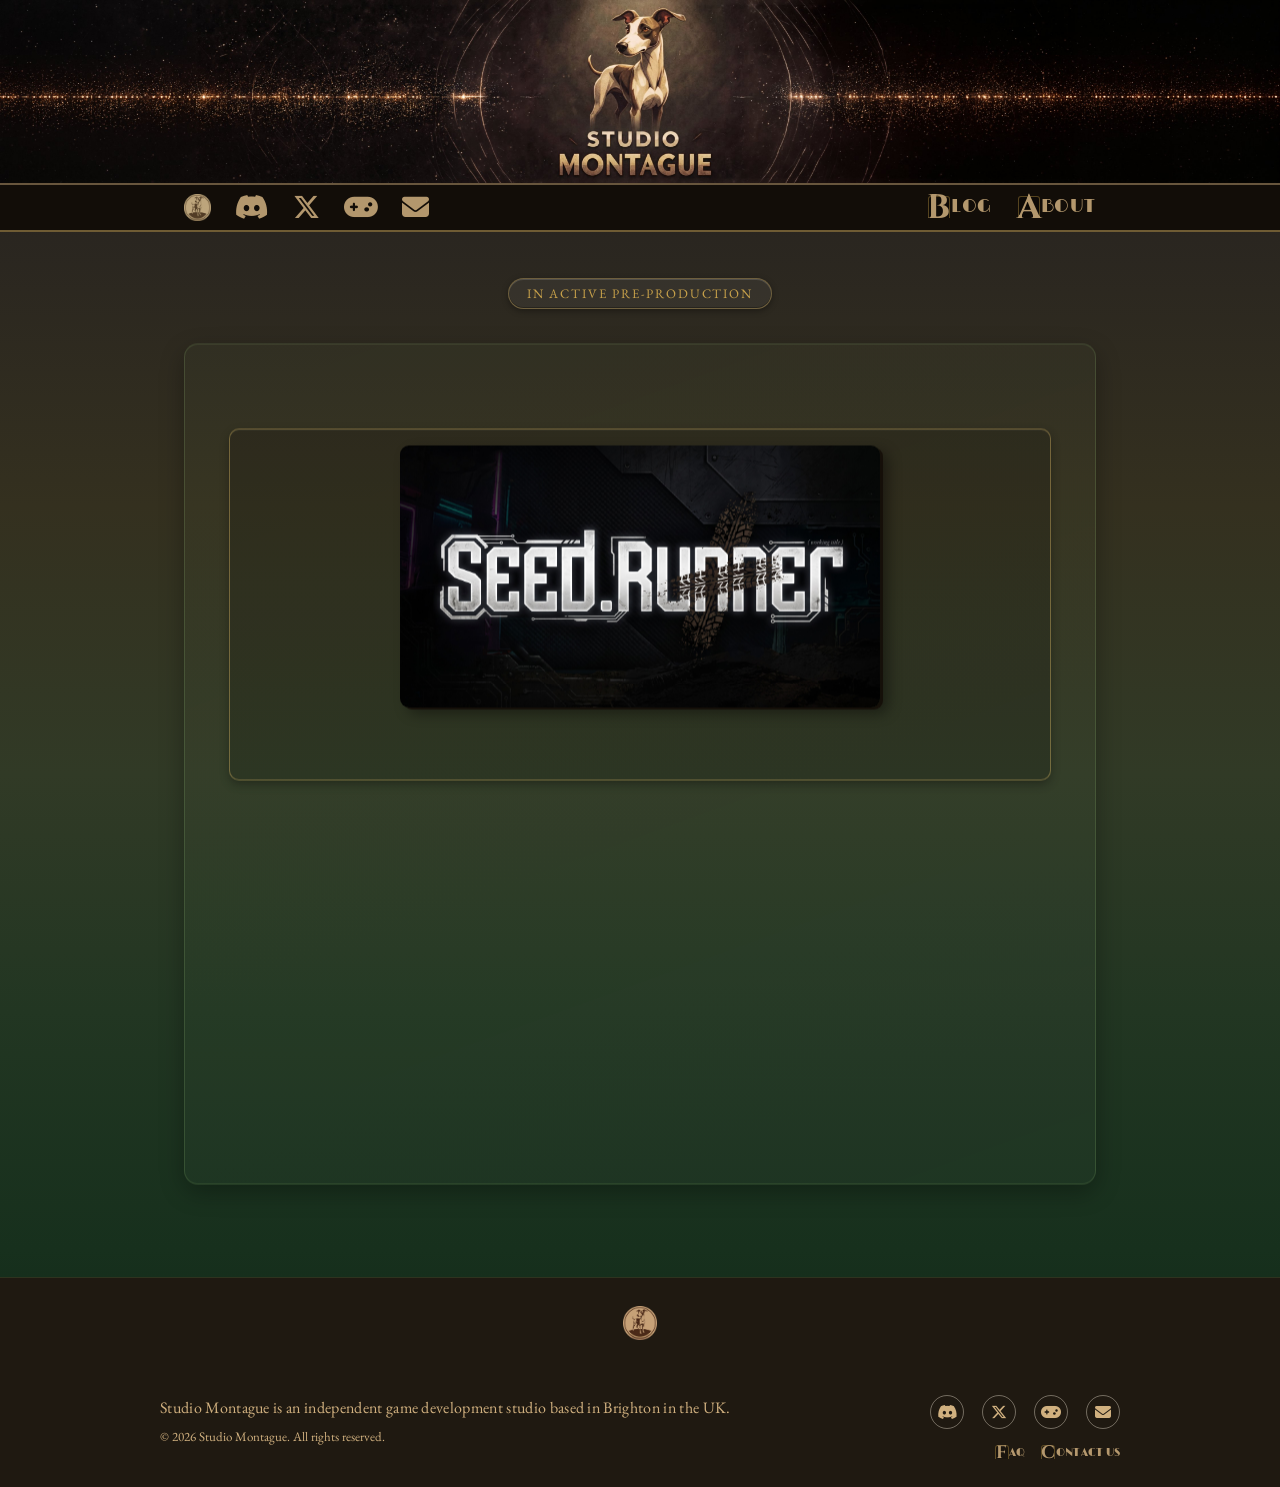
<file: index.html>
<!DOCTYPE html>
<html lang="en">
<head>
<meta charset="UTF-8">
<meta name="viewport" content="width=device-width, initial-scale=1.0">
<title>Studio Montague — Independent Game Development Studio</title>
<meta name="description" content="Studio Montague is an independent UK game development studio, currently in production on Seed.Runner — a 3D physics-based survival-adventure.">
<link rel="icon" href="assets/sm-logo.jpg">
<link rel="preconnect" href="https://fonts.googleapis.com">
<link rel="preconnect" href="https://fonts.gstatic.com" crossorigin>
<link href="https://fonts.googleapis.com/css2?family=Cinzel:wght@500;700&family=Limelight&family=EB+Garamond:ital,wght@0,400;0,500;1,400;1,500;1,600&family=Orbitron:wght@600;700;800&display=swap" rel="stylesheet">
<link rel="stylesheet" href="https://cdnjs.cloudflare.com/ajax/libs/font-awesome/6.5.1/css/all.min.css">
<link rel="stylesheet" href="assets/site.css">
<script data-goatcounter="https://studiomontague.goatcounter.com/count" async src="//gc.zgo.at/count.js"></script>
<style>
  .logo{
    width:230px;
    height:230px;
    border-radius:16px;
    box-shadow:0 0 0 1px rgba(201,162,75,0.35), 0 18px 40px rgba(0,0,0,0.55);
    margin-bottom:24px;
  }
  .footer-mark{
    display:block;
    width:80px;
    height:80px;
    object-fit:contain;
    margin:0 auto 16px;
  }
  .rule{
    width:64px;
    height:1px;
    background:#a9884a;
    margin:0 auto 40px;
    opacity:0.6;
  }
  .status{
    display:inline-block;
    font-family:'EB Garamond', serif;
    font-size:13px;
    letter-spacing:0.14em;
    text-transform:uppercase;
    color:#c9a24b;
    /* previously had no background at all, so it just showed the page gradient behind
       it — a touch of translucent white lifts it just enough to read as its own badge
       rather than a hole in the page, at any point along that gradient */
    background:rgba(255,255,255,0.05);
    border:1px solid rgba(194,164,90,0.4);
    border-radius:999px;
    padding:6px 18px;
    margin-bottom:14px;
    opacity:0;
    /* subtle badge/coin bevel: soft outer drop shadow for a little lift off the page,
       plus a thin inner highlight along the top edge and inner shadow along the
       bottom edge to suggest a slight embossed thickness — kept deliberately faint */
    box-shadow:
      0 2px 6px rgba(0,0,0,0.35),
      inset 0 1px 0 rgba(255,255,255,0.14),
      inset 0 -1px 0 rgba(0,0,0,0.3);
    animation:statusFadeIn 2.4s cubic-bezier(.16,.84,.44,1) 0s both;
  }
  @keyframes statusFadeIn{
    from{ opacity:0; transform:translateY(-6px) scale(0.94); }
    to{ opacity:1; transform:translateY(0) scale(1); }
  }
  p{
    font-size:19px;
    line-height:1.65;
    color:#a89a86;
    margin:0 0 7px;
  }
  .project{
    position:relative;
    background:linear-gradient(160deg, rgba(122,166,96,0.05), rgba(255,255,255,0.02));
    border:1px solid rgba(139,178,110,0.22);
    border-radius:14px;
    box-shadow:0 8px 24px rgba(0,0,0,0.3);
    /* horizontal padding now scales continuously from 14px (narrowest phones) up to
       44px (960px+) — previously fixed at a min of 24px until a hard jump to 14px at
       the 640px mobile breakpoint, which is what created the "threshold" wrapping */
    padding:clamp(22px, 3.6vw, 34px) clamp(14px, -2.45px + 4.84vw, 44px) 8px;
    margin:clamp(22px, 4vw, 38px) 0 clamp(10px, 2vw, 16px);
    text-align:left;
    transform:translateY(var(--parallax-y, 0px));
    transition:transform .1s linear;
  }
  .framed-badge{
    position:relative;
    display:inline-block;
    padding:0 0 16px;
    overflow:hidden;
    border:1px solid rgba(224,189,106,0.4);
    border-radius:10px;
    background:rgba(0,0,0,0.14);
    box-shadow:0 4px 10px rgba(0,0,0,0.3), inset 0 1px 0 rgba(255,255,255,0.05);
    margin-top:16px;
    margin-bottom:8px;
    transition:padding-bottom 0.8s ease;
  }
  .logo-frame{
    padding-top:16px;
  }
  .game-logo{
    display:block;
    width:min(480px, 100%);
    height:auto;
    margin:0 auto;
    border-radius:9px;
    /* thin solid "edge" sliver (35deg toward bottom-right) gives the image a hint of
       physical thickness, layered under the existing soft ambient drop shadow */
    box-shadow:
      3px 2px 0 rgba(20,14,8,0.85),
      8px 6px 14px rgba(0,0,0,0.4);
  }
  .framed-badge-extra{
    /* left/right padding fluid from 10px to 20px, same reasoning as .project above */
    padding:22px clamp(10px, 4.52px + 1.61vw, 20px) 16px;
    box-sizing:border-box;
    /* resting state is ~one line tall (padding-top + a single line of haul-line text),
       not 0 — otherwise the first line gets clipped by the bottom border while it's
       still being typed, before the box's first extend fires */
    max-height:56px;
    overflow:hidden;
    transition:max-height 0.8s ease;
  }
  .haul-line{
    /* fluid 6px to 26px, same reasoning as .project/.framed-badge-extra above */
    padding:0 clamp(6px, -4.97px + 3.23vw, 26px);
    margin:0 0 22px;
    min-height:0;
    white-space:pre-line;
    transition:min-height 0.6s ease;
  }
  .haul-line u{
    text-decoration-color:rgba(224,189,106,0.55);
    text-underline-offset:3px;
  }
  .companion-image{
    display:block;
    width:min(480px, 100%);
    aspect-ratio:1400 / 764;
    object-fit:cover;
    margin:0 auto;
    border-radius:9px;
    opacity:0;
    transform:translateY(10px);
    /* thin solid "edge" sliver (35deg toward bottom-right) gives the image a hint of
       physical thickness, layered under the existing soft ambient drop shadow — matches the logo.
       inset shadow on top adds a soft vignette, darkening the corners/edges */
    box-shadow:
      3px 2px 0 rgba(20,14,8,0.85),
      8px 6px 14px rgba(0,0,0,0.4),
      inset 0 0 50px rgba(0,0,0,0.55);
  }
  /* revealed by JS once the haul sentence has fully finished typing (its onComplete),
     not on load with the logo and not while haul is still being typed out */
  .companion-image.image-in{
    animation:revealIn 6.25s ease-out forwards;
  }
  /* "In development..." and the placeholder-images note — plain fade, triggered by JS
     at the same moment as the companion image, but held back an extra 2s via delay */
  .dev-note, .coming-soon{
    opacity:0;
    transform:translateY(10px);
  }
  .dev-note{
    font-size:clamp(11px, 7.16px + 1.13vw, 18px);
  }
  /* starts 2s after the companion image (same head-start as before) but duration is
     stretched to 4.25s so the two finish at exactly the same moment — the companion
     image is a 6.25s reveal with no delay, so 2s delay + 4.25s duration = 6.25s total */
  .dev-note.reveal-in, .coming-soon.reveal-in{
    animation:revealIn 4.25s ease-out 2s forwards;
  }
  .reveal-text{
    opacity:0;
    transform:translateY(10px);
  }
  .project.in-view .reveal-text{
    animation:revealIn 0.9s ease-out forwards;
  }
  /* the logo and companion image get a slower, more deliberate fade-in than
     the smaller text elements sharing the .reveal-text class */
  .project.in-view img.reveal-text{
    animation-name:revealIn;
    animation-duration:4s;
    animation-timing-function:ease-out;
    animation-fill-mode:forwards;
  }
  @keyframes revealIn{
    from{ opacity:0; transform:translateY(10px); }
    to{ opacity:1; transform:translateY(0); }
  }
  /* seed runner logo gets a bigger rise than the shared .reveal-text elements —
     starts much lower, close to the box's bottom edge, then settles into place */
  .game-logo.reveal-text{
    transform:translateY(60px);
  }
  .project.in-view .game-logo.reveal-text{
    animation-name:revealInLogo;
  }
  @keyframes revealInLogo{
    from{ opacity:0; transform:translateY(60px); }
    to{ opacity:1; transform:translateY(0); }
  }
  .reveal-text-inv{
    opacity:0;
    transform:translateY(-10px);
  }
  .project.in-view .reveal-text-inv{
    animation:revealInDown 0.9s ease-out forwards;
  }
  @keyframes revealInDown{
    from{ opacity:0; transform:translateY(-10px); }
    to{ opacity:1; transform:translateY(0); }
  }
  .project p{text-align:center; color:#b7c4ab;}
  /* fluid clamp, computed against a 340px-960px viewport range, rather than a flat
     size that only changes at the 640px breakpoint — that flat approach is exactly
     what caused wrapping in the 640-960px "middle" zone: the container was already
     narrowing continuously (via .project's own fluid padding) while this stayed at
     a fixed desktop size the whole way, only shrinking abruptly right at 640px */
  /* .project p{color:#b7c4ab} has higher specificity than .intro-line alone (class+type
     beats a single class), so the color override needs to match that shape to actually
     win — same cascade gotcha documented elsewhere in this file */
  .project p.intro-line{
    color:#8fd47a;
  }
  .intro-line{
    font-size:clamp(12px, 9.26px + 0.81vw, 17px);
  }
  .gradient-line{
    font-size:23px;
    text-align:center;
  }
  .gradient-line.tone-gold{ color:#e0bd6a; }
  .gradient-line.dev-typed-line{
    font-family:'Courier New', Courier, monospace;
    /* same fluid approach as .intro-line. Courier New is exactly 0.6em per character
       (a fixed, documented metric, not an estimate) — "where every measured mile
       leaves life behind." is 46 characters, the longer of the two haul lines, and
       is the real limiting case here. A 12px minimum was tried first but, worked
       through against the actual available width at real phone sizes (390-430px),
       it doesn't fit at ANY mainstream phone width, not just "the narrowest ones" —
       confirmed by a live screenshot wrapping to 4 lines instead of 2. 8.5px is the
       minimum that genuinely fits down to a 340px-wide viewport with margin to
       spare; the box height is still measured live via JS regardless of line count,
       so even in the rare case it wraps below that it'll still size correctly. */
    font-size:clamp(8.5px, 2.74px + 1.69vw, 19px);
    letter-spacing:normal;
    opacity:1;
  }
  /* .type-cursor / .blinking / cursorBlink now live in the shared assets/site.css,
     since the footer motto on every page needs them too, not just this page */
  /* .wrap's top padding is now this same tightened value sitewide (assets/site.css),
     so no page-specific override is needed here any more */
  .pre-section{
    /* no flex:1 here — on a tall/narrow window, leftover vertical space should
       collect below the content (.wrap is already flex:1, so any leftover
       space naturally falls after .project, right above the footer), not get
       absorbed and centered around this badge */
    display:flex;
    align-items:center;
    justify-content:center;
    min-height:48px;
  }
  .coming-soon{
    font-size:clamp(9px, 6.81px + 0.65vw, 13px);
    font-style:italic;
    color:#5f6f56;
    letter-spacing:0.03em;
    margin:4px 0 0;
  }

  @media (prefers-reduced-motion: reduce){
    .status, .project, .haul-line, .companion-image{
      animation:none !important;
      transition:none !important;
      opacity:1 !important;
      transform:none !important;
    }
    .framed-badge-extra{
      transition:none !important;
      max-height:none !important;
    }
    .framed-badge{
      transition:none !important;
    }
    .dev-note, .coming-soon{
      animation:none !important;
      opacity:1 !important;
      transform:none !important;
    }
  }

  /* mobile — font-sizes and horizontal padding for the typed lines are handled by
     the fluid clamp()s above now, active across the whole viewport range, not just
     below this breakpoint. Only genuinely mobile-only layout rules live here. */
  @media (max-width:640px){
    .project{ transform:none !important; transition:none !important; }
    .framed-badge{ padding:0 0 16px; max-width:100%; box-sizing:border-box; }
    .status{ font-size:11px; padding:5px 14px; }
  }
</style>
</head>
<body>

  <nav class="topnav">
    <img src="assets/sm-banner.jpg" alt="Studio Montague" class="topnav-img">
  </nav>

  <div class="topnav-links-bar">
    <div class="topnav-links-inner">
      <div class="icon-row icon-row-top">
        <a href="index.html" aria-label="Studio Montague — Home" title="Studio Montague — Home" class="nav-home-icon"><img src="assets/sm-icon-tan.png" alt=""></a>
        <a href="https://discord.gg/PEheUnBYg" target="_blank" rel="noopener" aria-label="Discord" title="Discord"><i class="fa-brands fa-discord"></i></a>
        <a href="https://x.com/StudioMontague" target="_blank" rel="noopener" aria-label="X / Twitter" title="X / Twitter"><i class="fa-brands fa-x-twitter"></i></a>
        <a href="https://www.indiedb.com/company/studio-montague" target="_blank" rel="noopener" aria-label="IndieDB" title="IndieDB"><i class="fa-solid fa-gamepad"></i></a>
        <a href="mailto:contact@studiomontague.dev" aria-label="Email" title="Email"><i class="fa-solid fa-envelope"></i></a>
        <button type="button" class="mobile-menu-toggle" aria-label="Menu" title="Menu" aria-expanded="false" aria-controls="mobile-menu"><span></span><span></span><span></span></button>
      </div>
      <div class="nav-links">
        <a href="blog/"><span class="drop-cap">B</span><span class="link-text">log</span></a>
        <a href="about.html"><span class="drop-cap">A</span><span class="link-text">bout</span></a>
      </div>
      <div class="mobile-menu" id="mobile-menu">
        <a href="blog/"><span class="drop-cap">B</span><span class="link-text">log</span></a>
        <a href="about.html"><span class="drop-cap">A</span><span class="link-text">bout</span></a>
      </div>
    </div>
  </div>

  <script>
    document.querySelectorAll('.mobile-menu-toggle').forEach(function(btn){
      btn.addEventListener('click', function(){
        var menu = document.getElementById(btn.getAttribute('aria-controls'));
        if(!menu) return;
        var isOpen = menu.classList.toggle('open');
        btn.setAttribute('aria-expanded', isOpen ? 'true' : 'false');
      });
    });
    // release the nav entrance animation once it finishes, so the animation-origin
    // opacity it pins doesn't outrank the normal hover-dim/brighten rules forever
    document.querySelectorAll('.icon-row-top > a, .icon-row-top > .mobile-menu-toggle, .nav-links > a').forEach(function(el){
      el.addEventListener('animationend', function(){
        el.style.animation = 'none';
      }, { once:true });
    });
  </script>

  <div class="wrap">
    <div class="pre-section">
      <span class="status" style="margin-bottom:0;">In active pre‑production</span>
    </div>

    <div class="project">
      <div style="text-align:center; margin-top:0;">
        <p class="intro-line" style="margin:0 0 6px; font-family:'Orbitron', sans-serif; font-weight:600; letter-spacing:0.02em;"><span id="intro-text"></span><span class="type-cursor" id="intro-cursor" style="background:#b7c4ab;"></span></p>
        <div class="framed-badge" id="framed-badge">
          <div class="logo-frame">
            <img src="assets/seedrunner-logo.jpg" alt="Seed.Runner" class="game-logo reveal-text" style="animation-delay:1.2s;">
          </div>
          <div class="framed-badge-extra" id="framed-badge-extra">
            <p class="gradient-line tone-gold dev-typed-line haul-line"><span id="haul-text"></span><span class="type-cursor" id="haul-cursor" style="background:#e0bd6a;"></span></p>
            <img src="assets/seedrunner-concept-cargo-discovery.jpg" alt="Concept render of the Seed.Runner robot discovering a glowing, cloth-covered cargo object in a wooden cart" class="companion-image" id="companion-image">
          </div>
        </div>
      </div>
      <p class="dev-note" style="margin-top:0; margin-bottom:0; color:#8fd47a;">In development by a solo, founder-led studio from the UK. <a href="about.html" style="color:#8fd47a; font-style:italic; text-decoration:underline; text-decoration-color:rgba(143,212,122,0.45); text-underline-offset:3px; white-space:nowrap;">Read More</a></p>
      <p class="coming-soon">Images are placeholders. <a href="blog/" style="color:#8fd47a; text-decoration:underline; text-decoration-color:rgba(143,212,122,0.45); text-underline-offset:3px;">Devlogs and updates</a> coming soon.</p>
    </div>
  </div>

  <footer>
    <a href="index.html" aria-label="Studio Montague — Home" title="Studio Montague — Home" class="footer-badge-link"><img src="assets/sm-icon.png" alt="" class="footer-badge-icon"></a>
    <p class="footer-motto"><span id="footer-motto-text"></span><span class="type-cursor" id="footer-motto-cursor"></span></p>
    <div class="footer-grid">
      <div class="footer-col-left">
        <p class="tagline">Studio Montague is an independent game development studio based in Brighton in the UK.</p>
        <p class="footer-copyright">&copy; 2026 Studio Montague. All rights reserved.</p>
      </div>
      <div class="footer-col-right">
        <div class="icon-row icon-row-footer">
          <a href="https://discord.gg/PEheUnBYg" target="_blank" rel="noopener" aria-label="Discord" title="Discord"><i class="fa-brands fa-discord"></i></a>
          <a href="https://x.com/StudioMontague" target="_blank" rel="noopener" aria-label="X / Twitter" title="X / Twitter"><i class="fa-brands fa-x-twitter"></i></a>
          <a href="https://www.indiedb.com/company/studio-montague" target="_blank" rel="noopener" aria-label="IndieDB" title="IndieDB"><i class="fa-solid fa-gamepad"></i></a>
          <a href="mailto:contact@studiomontague.dev" aria-label="Email" title="Email"><i class="fa-solid fa-envelope"></i></a>
        </div>
        <div class="footer-links">
          <a href="#"><span class="drop-cap">F</span><span class="link-text">AQ</span></a>
          <a href="#"><span class="drop-cap">C</span><span class="link-text">ontact Us</span></a>
        </div>
      </div>
    </div>
  </footer>

  <script>
    (function(){
      function escapeHtml(str){
        return str.replace(/&/g, '&amp;').replace(/</g, '&lt;').replace(/>/g, '&gt;');
      }
      function typeLine(text, startDelay, charDelay, holdAfterMs, textId, cursorId, onComplete, reserveHeight, onStart, checkpoints, underlineText, slowSegmentDelay){
        var span = document.getElementById(textId);
        var cursor = document.getElementById(cursorId);
        if(!span || !cursor) return;
        // checkpoints: array of { index, callback, pauseMs } — each fires once typing
        // reaches that character count. If pauseMs is set, typing holds there (cursor
        // still blinking) and the callback fires right as typing is about to resume,
        // rather than the instant the checkpoint is reached.
        checkpoints = checkpoints || [];
        // underlineText: once typing reaches this substring, wrap the typed portion of
        // it in <u> — used to underline canonical brand phrases like "leaves life behind"
        var underlineStart = underlineText ? text.indexOf(underlineText) : -1;
        var underlineEnd = underlineStart >= 0 ? underlineStart + underlineText.length : -1;
        // slowSegmentDelay: { min, max } — while typing is inside the underlined segment,
        // use a slower, randomised per-character delay instead of the flat charDelay, so
        // that specific phrase reads with more deliberate, human-like pacing/variance
        function nextDelay(count){
          if(slowSegmentDelay && underlineStart >= 0 && count > underlineStart && count <= underlineEnd){
            return slowSegmentDelay.min + Math.random() * (slowSegmentDelay.max - slowSegmentDelay.min);
          }
          return charDelay;
        }
        function renderTyped(count){
          var typed = text.slice(0, count);
          if(underlineStart >= 0 && count > underlineStart){
            var pre = typed.slice(0, underlineStart);
            var mid = typed.slice(underlineStart, Math.min(count, underlineEnd));
            var post = count > underlineEnd ? typed.slice(underlineEnd) : '';
            span.innerHTML = escapeHtml(pre) + '<u>' + escapeHtml(mid) + '</u>' + escapeHtml(post);
          } else {
            span.textContent = typed;
          }
        }
        // reserveHeight: measure the fully-typed text's rendered height up front and pin the
        // parent <p> to it, so content sitting below (e.g. the companion image) doesn't get
        // pushed down line-by-line as the sentence wraps while it's still being typed out.
        if(reserveHeight && span.parentElement){
          var parent = span.parentElement;
          span.textContent = text;
          var reservedHeight = parent.getBoundingClientRect().height;
          parent.style.minHeight = reservedHeight + 'px';
          span.textContent = '';
        }
        setTimeout(function(){
          cursor.classList.add('blinking');
          if(onStart){ onStart(); }
          var i = 0;
          function step(){
            if(i < text.length){
              i++;
              renderTyped(i);
              var checkpoint = null;
              for(var c = 0; c < checkpoints.length; c++){
                if(checkpoints[c].index === i){ checkpoint = checkpoints[c]; break; }
              }
              if(checkpoint && checkpoint.pauseMs){
                setTimeout(function(){
                  if(checkpoint.callback){ checkpoint.callback(); }
                  setTimeout(step, nextDelay(i));
                }, checkpoint.pauseMs);
              } else {
                if(checkpoint && checkpoint.callback){
                  checkpoint.callback();
                }
                setTimeout(step, nextDelay(i));
              }
            } else if(holdAfterMs !== null){
              setTimeout(function(){
                cursor.classList.remove('blinking');
                cursor.style.opacity = 0;
                if(onComplete){ onComplete(); }
              }, holdAfterMs);
            } else if(onComplete){
              onComplete();
            }
          }
          step();
        }, startDelay);
      }
      var project = document.querySelector('.project');
      if(!project) return;
      var obs = new IntersectionObserver(function(entries){
        entries.forEach(function(entry){
          if(entry.isIntersecting){
            project.classList.add('in-view');

            // Pin the outer .project border to its fully-grown resting height right away,
            // by momentarily rendering the final state (full intro/haul text, framed-badge's
            // collapsed bottom padding, framed-badge-extra's max-height released) to measure
            // it, then reverting everything. Only the inner framed-badge box should visibly
            // animate/step from here on — the outer border stays fixed at its max size.
            function pinProjectHeight(){
              var badge = document.getElementById('framed-badge');
              var extra = document.getElementById('framed-badge-extra');
              var introSpan = document.getElementById('intro-text');
              var haulSpan = document.getElementById('haul-text');
              if(!badge || !extra || !introSpan || !haulSpan) return;
              var introOriginal = introSpan.textContent;
              var haulOriginal = haulSpan.innerHTML;
              var badgePaddingBottomOriginal = badge.style.paddingBottom;
              var extraMaxHeightOriginal = extra.style.maxHeight;
              introSpan.textContent = 'A 3D physics-based survival-adventure...';
              haulSpan.textContent = 'Haul precious cargo across a barren world,\nwhere every measured mile leaves life behind.';
              badge.style.paddingBottom = '0px';
              extra.style.maxHeight = 'none';
              var fullHeight = project.getBoundingClientRect().height;
              introSpan.textContent = introOriginal;
              haulSpan.innerHTML = haulOriginal;
              badge.style.paddingBottom = badgePaddingBottomOriginal;
              extra.style.maxHeight = extraMaxHeightOriginal;
              project.style.minHeight = fullHeight + 'px';
            }
            pinProjectHeight();

            // The inner box (framed-badge-extra) rests at ~56px (one line tall) so the
            // first line of haul doesn't get clipped while it's typing, not fully
            // collapsed to 0. It then extends down in two steps, rather than jumping
            // straight to its full size: first far enough for the whole haul sentence
            // (both lines, with its gap) right as "world" finishes typing, then again —
            // a second, smaller drop — right before the companion image starts its fade.
            function expandBoxForHaul(){
              var badge = document.getElementById('framed-badge');
              var extra = document.getElementById('framed-badge-extra');
              var haulSpan = document.getElementById('haul-text');
              var companionImage = document.getElementById('companion-image');
              if(!extra || !haulSpan) return;
              // captured/restored via innerHTML (not textContent) so the in-progress
              // underline markup around "leaves life behind" survives this measurement
              var haulOriginal = haulSpan.innerHTML;
              var imageOriginalDisplay = companionImage ? companionImage.style.display : '';
              var originalPaddingBottom = extra.style.paddingBottom;
              // measure with the image and the box's own trailing padding removed, so
              // this step only accounts for the haul sentence itself
              if(companionImage){ companionImage.style.display = 'none'; }
              extra.style.paddingBottom = '0px';
              extra.style.maxHeight = 'none';
              haulSpan.textContent = 'Haul precious cargo across a barren world,\nwhere every measured mile leaves life behind.';
              var haulOnlyHeight = extra.getBoundingClientRect().height;
              haulSpan.innerHTML = haulOriginal;
              if(companionImage){ companionImage.style.display = imageOriginalDisplay; }
              extra.style.paddingBottom = originalPaddingBottom;
              // reset to the resting ~56px state (matching the base CSS) before setting
              // the target, so the transition has the right starting point to animate from
              extra.style.maxHeight = '56px';
              void extra.offsetHeight;
              extra.style.maxHeight = haulOnlyHeight + 'px';
              // framed-badge's own 16px bottom padding was standing in for the gap below
              // the logo while the box was collapsed — hand that gap over to
              // framed-badge-extra's own bottom padding as the box grows, so it doesn't
              // double up once expanded
              if(badge){ badge.style.paddingBottom = '0px'; }
            }

            function expandBoxForImage(){
              var extra = document.getElementById('framed-badge-extra');
              if(!extra) return;
              var currentHeight = extra.getBoundingClientRect().height;
              extra.style.maxHeight = 'none';
              var fullHeight = extra.getBoundingClientRect().height;
              extra.style.maxHeight = currentHeight + 'px';
              void extra.offsetHeight;
              extra.style.maxHeight = fullHeight + 'px';
            }

            // reserveHeight (the trailing "true") on intro-text and haul-text stops mid-type
            // word-wraps — e.g. "adventure" or "mile leaves life behind." catching a narrow
            // mobile width — from bumping the logo box or companion image down as they type.
            typeLine('A 3D physics-based survival-adventure...', 3200, 73, 1100, 'intro-text', 'intro-cursor', function(){
              // checkpoint at 42 = character count of "Haul precious cargo across a barren
              // world," including the comma — fires expandBoxForHaul right there (box's
              // first extend) and holds for a brief pause (2 blinks, 2250ms) before
              // "where..." starts typing.
              // checkpoint at 68 = character count through "...measured mile" — a matching
              // pause (2 blinks, 2250ms) right before "leaves life behind" starts typing.
              // Plus a pause/blink once typing is fully done (holdAfterMs below), directly
              // after "behind."'s full stop. "leaves life behind" itself also types slower
              // and with randomised per-character timing via slowSegmentDelay below, rather
              // than the flat 60ms used for the rest of the line.
              typeLine('Haul precious cargo across a barren world,\nwhere every measured mile leaves life behind.', 300, 60, 2250, 'haul-text', 'haul-cursor', function(){
                expandBoxForImage();
                var companionImage = document.getElementById('companion-image');
                if(companionImage){ companionImage.classList.add('image-in'); }
                var devNote = document.querySelector('.dev-note');
                var comingSoon = document.querySelector('.coming-soon');
                if(devNote){ devNote.classList.add('reveal-in'); }
                if(comingSoon){ comingSoon.classList.add('reveal-in'); }
              }, true, null, [
                { index: 42, callback: expandBoxForHaul, pauseMs: 2250 },
                { index: 68, pauseMs: 2250 }
              ], 'leaves life behind', { min: 100, max: 170 });
            }, true);
            obs.unobserve(project);
          }
        });
      }, { threshold: 0.35 });
      obs.observe(project);
    })();
  </script>

  <script>
    // subtle scroll parallax on the project card — desktop only, respects reduced-motion
    (function(){
      var el = document.querySelector('.project');
      if(!el) return;
      var reduceMotion = window.matchMedia('(prefers-reduced-motion: reduce)').matches;
      if(reduceMotion) return;
      var ticking = false;
      function update(){
        ticking = false;
        if(window.innerWidth <= 640){
          el.style.setProperty('--parallax-y', '0px');
          return;
        }
        var rect = el.getBoundingClientRect();
        var vh = window.innerHeight || document.documentElement.clientHeight;
        var elCenter = rect.top + rect.height / 2;
        var offset = (vh / 2 - elCenter) * 0.04;
        var max = 16;
        if(offset > max) offset = max;
        if(offset < -max) offset = -max;
        el.style.setProperty('--parallax-y', offset.toFixed(2) + 'px');
      }
      function onScroll(){
        if(!ticking){
          window.requestAnimationFrame(update);
          ticking = true;
        }
      }
      update();
      window.addEventListener('scroll', onScroll, { passive:true });
      window.addEventListener('resize', onScroll);
    })();
  </script>
  <script src="assets/site.js"></script>
</body>
</html>
</file>
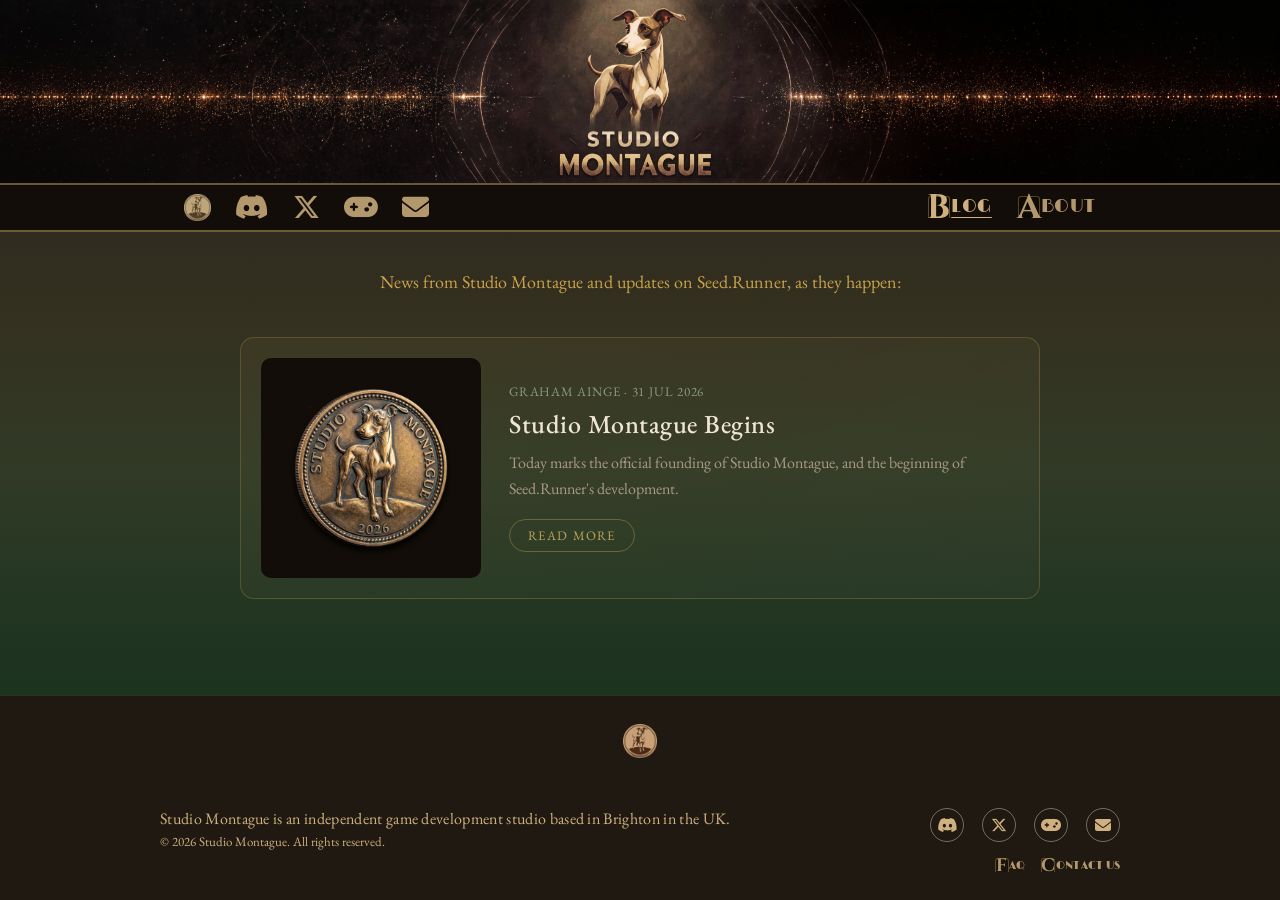
<file: blog/index.html>
<!DOCTYPE html>
<html lang="en">
<head>
<meta charset="UTF-8">
<meta name="viewport" content="width=device-width, initial-scale=1.0">
<title>Blog — Studio Montague</title>
<meta name="description" content="Devlog updates from Studio Montague — an independent game development studio in Brighton in the UK, currently in production on Seed.Runner.">
<link rel="icon" href="../assets/sm-logo.jpg">
<link rel="preconnect" href="https://fonts.googleapis.com">
<link rel="preconnect" href="https://fonts.gstatic.com" crossorigin>
<link href="https://fonts.googleapis.com/css2?family=Cinzel:wght@500;700&family=Limelight&family=EB+Garamond:ital,wght@0,400;0,500;1,400;1,500;1,600&family=Orbitron:wght@600;700;800&display=swap" rel="stylesheet">
<link rel="stylesheet" href="https://cdnjs.cloudflare.com/ajax/libs/font-awesome/6.5.1/css/all.min.css">
<link rel="stylesheet" href="../assets/site.css">
<script data-goatcounter="https://studiomontague.goatcounter.com/count" async src="//gc.zgo.at/count.js"></script>
<style>
  /* blog listing */
  /* .wrap's top padding is now tightened sitewide (assets/site.css) to match the
     homepage badge spacing, which already covers the "two line spaces less" ask
     here — no page-specific override needed any more. .post-list below still
     carries its own page-scoped reduction (one line space) on top of that. */
  .blog-intro{
    max-width:640px;
    margin:0 auto;
  }
  .blog-intro p{
    font-size:18px;
    color:#c9a24b;
    margin:0;
  }
  .post-list{
    max-width:800px;
    width:100%;
    margin:calc(clamp(44px, 7vw, 68px) - 24px) auto 0;
    display:flex;
    flex-direction:column;
    gap:28px;
    text-align:left;
  }
  .post-card{
    display:flex;
    align-items:stretch;
    gap:28px;
    background:linear-gradient(160deg, rgba(201,162,75,0.06), rgba(255,255,255,0.02));
    border:1px solid rgba(201,162,75,0.25);
    border-radius:14px;
    padding:20px;
    transition:transform .3s ease, box-shadow .3s ease, border-color .3s ease;
  }
  .post-card:hover{
    transform:translateY(-3px);
    box-shadow:0 16px 34px rgba(0,0,0,0.32);
    border-color:rgba(201,162,75,0.45);
  }
  .post-card-img{
    flex:0 0 220px;
    width:220px;
    height:220px;
    border-radius:10px;
    overflow:hidden;
    background:#120d08;
    display:block;
  }
  .post-card-img img{
    width:100%;
    height:100%;
    object-fit:cover;
    display:block;
  }
  .post-card-body{
    flex:1;
    min-width:0;
    display:flex;
    flex-direction:column;
    justify-content:center;
  }
  .post-card-meta{
    font-size:13px;
    letter-spacing:0.06em;
    text-transform:uppercase;
    color:#8a9c7f;
    margin:0 0 8px;
  }
  /* new standard for post titles going forward — EB Garamond rather than Orbitron.
     Weight 500, not 700: this page's EB Garamond import only actually loads 400/500
     for upright text (600 exists but only for italic), so 700 would just trigger a
     synthetic/faux bold, which tends to look muddy on a serif at this size. */
  .post-card-title{
    font-family:'EB Garamond', serif;
    font-weight:500;
    font-size:clamp(20px, 2.6vw, 26px);
    letter-spacing:0.02em;
    color:var(--cream);
    line-height:1.25;
    margin:0 0 10px;
  }
  .post-card-title a{
    color:inherit;
    text-decoration:none;
    transition:color .2s ease;
  }
  .post-card-title a:hover{ color:#e0bd6a; }
  .post-card-excerpt{
    font-size:16px;
    line-height:1.6;
    color:#a89a86;
    margin:0 0 18px;
  }
  .read-more{
    display:inline-flex;
    align-items:center;
    gap:6px;
    align-self:flex-start;
    font-family:'EB Garamond', serif;
    font-size:13px;
    letter-spacing:0.1em;
    text-transform:uppercase;
    color:#c2a45a;
    border:1px solid rgba(194,164,90,0.4);
    border-radius:999px;
    padding:7px 18px;
    text-decoration:none;
    white-space:nowrap;
    transition:border-color .2s ease, color .2s ease, background .2s ease;
  }
  .read-more:hover{
    color:var(--cream);
    border-color:#c9a24b;
    background:rgba(201,162,75,0.08);
  }

  /* minimal entrance animation (fadeUp keyframe lives in site.css) */
  .blog-intro p, .post-card{
    animation:fadeUp 0.7s cubic-bezier(.16,.84,.44,1) both;
  }
  .blog-intro p{ animation-delay:0.12s; }
  .post-card:nth-of-type(1){ animation-delay:0.24s; }
  .post-card:nth-of-type(2){ animation-delay:0.34s; }
  .post-card:nth-of-type(3){ animation-delay:0.44s; }
  .post-card:nth-of-type(4){ animation-delay:0.54s; }
  .post-card:nth-of-type(5){ animation-delay:0.64s; }
  @media (prefers-reduced-motion: reduce){
    .blog-intro p, .post-card{
      animation:none !important;
      opacity:1 !important;
      transform:none !important;
    }
  }

  /* mobile */
  @media (max-width:640px){
    .post-card{ flex-direction:column; padding:16px; gap:18px; }
    .post-card-img{ width:100%; height:auto; aspect-ratio:1/1; flex:0 0 auto; }
  }
</style>
</head>
<body>

  <nav class="topnav">
    <a href="../index.html" aria-label="Studio Montague — Home" title="Studio Montague — Home" class="topnav-link">
      <img src="../assets/sm-banner.jpg" alt="Studio Montague" class="topnav-img">
    </a>
  </nav>

  <div class="topnav-links-bar">
    <div class="topnav-links-inner">
      <div class="icon-row icon-row-top">
        <a href="../index.html" aria-label="Studio Montague — Home" title="Studio Montague — Home" class="nav-home-icon"><img src="../assets/sm-icon-tan.png" alt=""></a>
        <a href="https://discord.gg/PEheUnBYg" target="_blank" rel="noopener" aria-label="Discord" title="Discord"><i class="fa-brands fa-discord"></i></a>
        <a href="https://x.com/StudioMontague" target="_blank" rel="noopener" aria-label="X / Twitter" title="X / Twitter"><i class="fa-brands fa-x-twitter"></i></a>
        <a href="https://www.indiedb.com/company/studio-montague" target="_blank" rel="noopener" aria-label="IndieDB" title="IndieDB"><i class="fa-solid fa-gamepad"></i></a>
        <a href="mailto:contact@studiomontague.dev" aria-label="Email" title="Email"><i class="fa-solid fa-envelope"></i></a>
        <button type="button" class="mobile-menu-toggle" aria-label="Menu" title="Menu" aria-expanded="false" aria-controls="mobile-menu"><span></span><span></span><span></span></button>
      </div>
      <div class="nav-links">
        <a href="./" class="active"><span class="drop-cap">B</span><span class="link-text">log</span></a>
        <a href="../about.html"><span class="drop-cap">A</span><span class="link-text">bout</span></a>
      </div>
      <div class="mobile-menu" id="mobile-menu">
        <a href="./" class="active"><span class="drop-cap">B</span><span class="link-text">log</span></a>
        <a href="../about.html"><span class="drop-cap">A</span><span class="link-text">bout</span></a>
      </div>
    </div>
  </div>

  <script>
    document.querySelectorAll('.mobile-menu-toggle').forEach(function(btn){
      btn.addEventListener('click', function(){
        var menu = document.getElementById(btn.getAttribute('aria-controls'));
        if(!menu) return;
        var isOpen = menu.classList.toggle('open');
        btn.setAttribute('aria-expanded', isOpen ? 'true' : 'false');
      });
    });
    // release the nav entrance animation once it finishes, so the animation-origin
    // opacity it pins doesn't outrank the normal hover-dim/brighten rules forever
    document.querySelectorAll('.icon-row-top > a, .icon-row-top > .mobile-menu-toggle, .nav-links > a').forEach(function(el){
      el.addEventListener('animationend', function(){
        el.style.animation = 'none';
      }, { once:true });
    });
  </script>

  <div class="wrap">
    <div class="blog-intro">
      <p>News from Studio Montague and updates on Seed.Runner, as they happen:</p>
    </div>

    <div class="post-list">
      <article class="post-card">
        <a href="studio-montague-begins/" class="post-card-img" aria-label="Read: Studio Montague Begins">
          <img src="../assets/coin-alpha-social.jpg" alt="Studio Montague founding coin, featuring the studio's whippet mascot">
        </a>
        <div class="post-card-body">
          <p class="post-card-meta">Graham Ainge · 31 Jul 2026</p>
          <h2 class="post-card-title"><a href="studio-montague-begins/">Studio Montague Begins</a></h2>
          <p class="post-card-excerpt">Today marks the official founding of Studio Montague, and the beginning of Seed.Runner's development.</p>
          <a href="studio-montague-begins/" class="read-more">Read More</a>
        </div>
      </article>
    </div>
  </div>

  <footer>
    <a href="../index.html" aria-label="Studio Montague — Home" title="Studio Montague — Home" class="footer-badge-link"><img src="../assets/sm-icon.png" alt="" class="footer-badge-icon"></a>
    <p class="footer-motto"><span id="footer-motto-text"></span><span class="type-cursor" id="footer-motto-cursor"></span></p>
    <div class="footer-grid">
      <div class="footer-col-left">
        <p class="tagline">Studio Montague is an independent game development studio based in Brighton in the UK.</p>
        <p class="footer-copyright">&copy; 2026 Studio Montague. All rights reserved.</p>
      </div>
      <div class="footer-col-right">
        <div class="icon-row icon-row-footer">
          <a href="https://discord.gg/PEheUnBYg" target="_blank" rel="noopener" aria-label="Discord" title="Discord"><i class="fa-brands fa-discord"></i></a>
          <a href="https://x.com/StudioMontague" target="_blank" rel="noopener" aria-label="X / Twitter" title="X / Twitter"><i class="fa-brands fa-x-twitter"></i></a>
          <a href="https://www.indiedb.com/company/studio-montague" target="_blank" rel="noopener" aria-label="IndieDB" title="IndieDB"><i class="fa-solid fa-gamepad"></i></a>
          <a href="mailto:contact@studiomontague.dev" aria-label="Email" title="Email"><i class="fa-solid fa-envelope"></i></a>
        </div>
        <div class="footer-links">
          <a href="#"><span class="drop-cap">F</span><span class="link-text">AQ</span></a>
          <a href="#"><span class="drop-cap">C</span><span class="link-text">ontact Us</span></a>
        </div>
      </div>
    </div>
  </footer>

  <script src="../assets/site.js"></script>
</body>
</html>
</file>
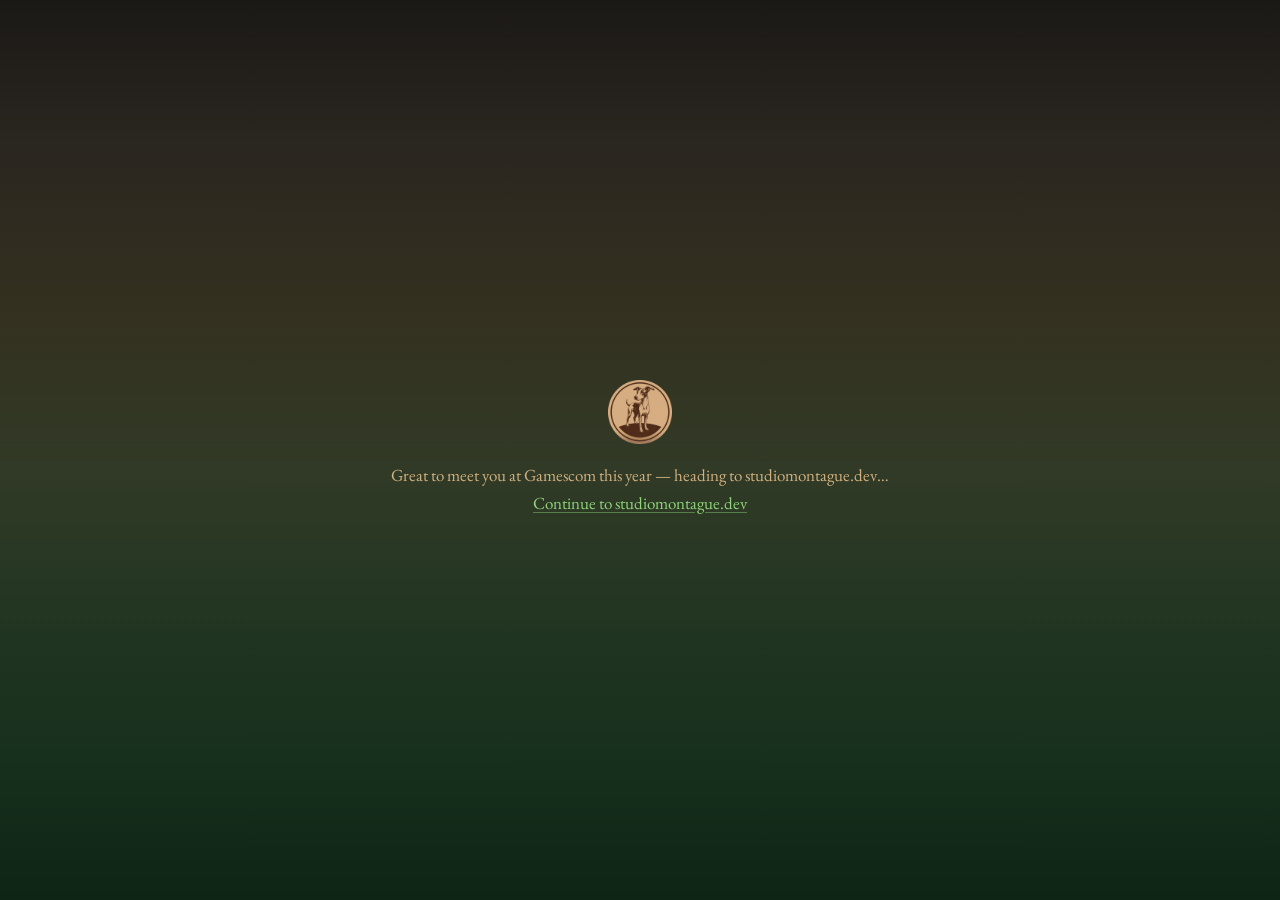
<file: gamescom/index.html>
<!DOCTYPE html>
<html lang="en">
<head>
<meta charset="UTF-8">
<meta name="viewport" content="width=device-width, initial-scale=1.0">
<title>Studio Montague — Gamescom</title>
<meta name="description" content="Studio Montague at Gamescom 2026 — an independent game development studio in Brighton in the UK, currently in production on Seed.Runner.">
<meta name="robots" content="noindex">
<link rel="icon" href="../assets/sm-logo.jpg">
<link rel="preconnect" href="https://fonts.googleapis.com">
<link rel="preconnect" href="https://fonts.gstatic.com" crossorigin>
<link href="https://fonts.googleapis.com/css2?family=EB+Garamond:ital,wght@0,400;0,500;1,400;1,500;1,600&display=swap" rel="stylesheet">
<link rel="stylesheet" href="../assets/site.css">
<script data-goatcounter="https://studiomontague.goatcounter.com/count" async src="//gc.zgo.at/count.js"></script>
<meta http-equiv="refresh" content="7;url=../index.html">
<style>
  body{ justify-content:center; }
  .redirect-wrap{
    text-align:center;
    padding:32px;
  }
  .redirect-icon{
    display:block;
    width:64px;
    height:64px;
    margin:0 auto 20px;
    opacity:0.95;
  }
  .redirect-wrap p{
    font-size:17px;
    color:#d0b07f;
    margin:0 0 6px;
  }
  .redirect-wrap a{
    color:#8fd47a;
    text-decoration:underline;
    text-decoration-color:rgba(143,212,122,0.45);
    text-underline-offset:3px;
  }
  @media (prefers-reduced-motion: no-preference){
    .redirect-icon{ animation:fadeUp 0.6s cubic-bezier(.16,.84,.44,1) both; }
    .redirect-wrap p{ animation:fadeUp 0.6s cubic-bezier(.16,.84,.44,1) 0.1s both; }
  }
</style>
</head>
<body>
  <div class="redirect-wrap">
    <img src="../assets/sm-icon.png" alt="Studio Montague" class="redirect-icon">
    <p>Great to meet you at Gamescom this year — heading to studiomontague.dev&hellip;</p>
    <p><a href="../index.html">Continue to studiomontague.dev</a></p>
  </div>
</body>
</html>
</file>
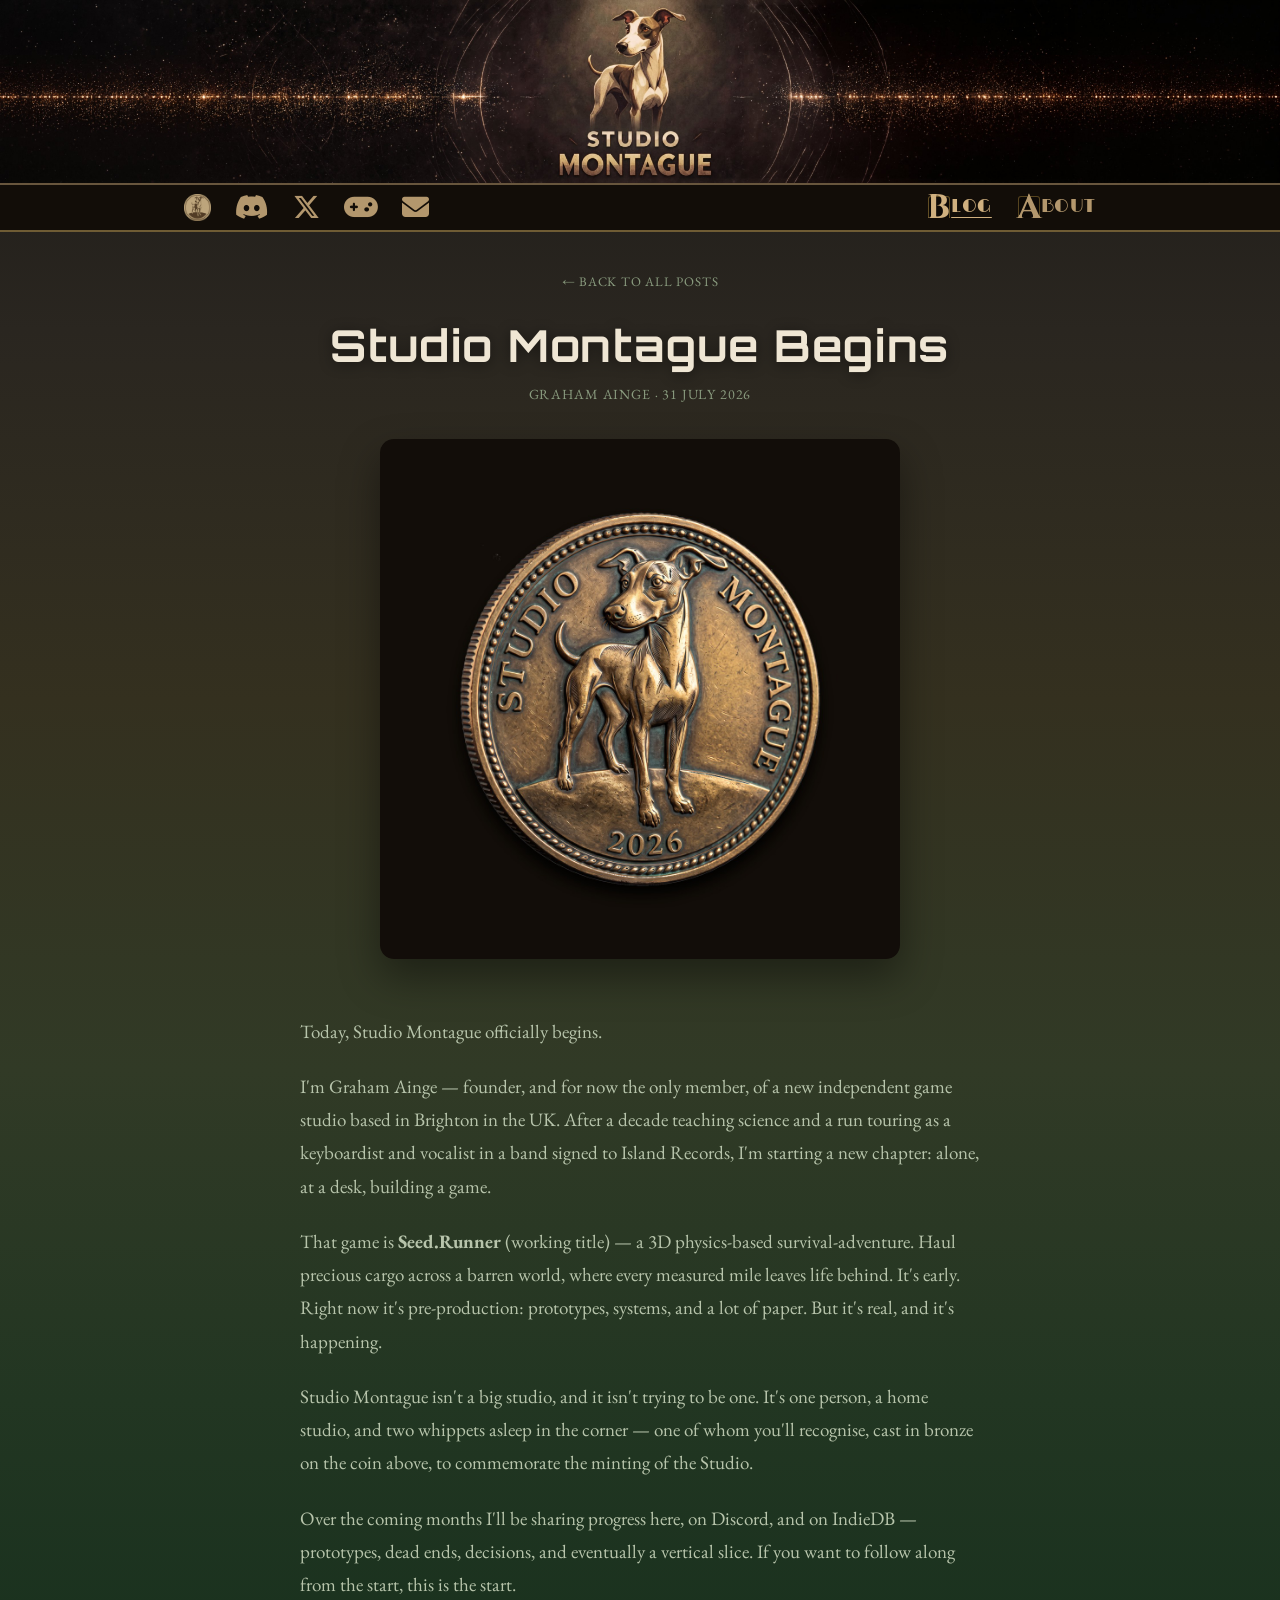
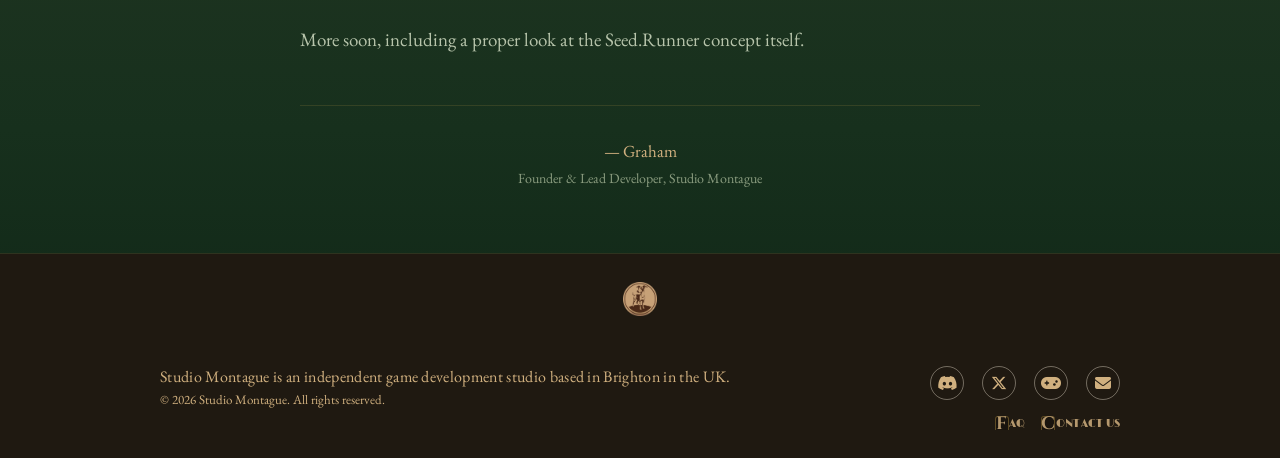
<file: blog/studio-montague-begins/index.html>
<!DOCTYPE html>
<html lang="en">
<head>
<meta charset="UTF-8">
<meta name="viewport" content="width=device-width, initial-scale=1.0">
<title>Studio Montague Begins — Studio Montague</title>
<meta name="description" content="Today marks the official founding of Studio Montague, and the beginning of Seed.Runner's development.">
<link rel="icon" href="../../assets/sm-logo.jpg">
<link rel="preconnect" href="https://fonts.googleapis.com">
<link rel="preconnect" href="https://fonts.gstatic.com" crossorigin>
<link href="https://fonts.googleapis.com/css2?family=Cinzel:wght@500;700&family=Limelight&family=EB+Garamond:ital,wght@0,400;0,500;1,400;1,500;1,600&family=Orbitron:wght@600;700;800&display=swap" rel="stylesheet">
<link rel="stylesheet" href="https://cdnjs.cloudflare.com/ajax/libs/font-awesome/6.5.1/css/all.min.css">
<link rel="stylesheet" href="../../assets/site.css">
<script data-goatcounter="https://studiomontague.goatcounter.com/count" async src="//gc.zgo.at/count.js"></script>
<style>
  /* single post */
  .post{
    max-width:680px;
    width:100%;
    margin:0 auto;
  }
  .back-to-blog{
    display:inline-flex;
    align-items:center;
    gap:6px;
    font-size:13px;
    letter-spacing:0.06em;
    text-transform:uppercase;
    color:#8a9c7f;
    text-decoration:none;
    margin:0 0 28px;
    transition:color .2s ease;
  }
  .back-to-blog:hover{ color:#b7c4ab; }
  .post-title{
    font-family:'Orbitron', sans-serif;
    font-weight:700;
    font-size:clamp(30px, 5vw, 44px);
    letter-spacing:0.03em;
    color:var(--cream);
    margin:0 0 12px;
    text-shadow:0 2px 14px rgba(0,0,0,0.45);
  }
  .post-meta{
    font-size:14px;
    letter-spacing:0.06em;
    text-transform:uppercase;
    color:#8a9c7f;
    margin:0 0 36px;
  }
  .post-hero{
    display:block;
    width:100%;
    max-width:520px;
    margin:0 auto clamp(40px, 6vw, 56px);
    border-radius:14px;
    overflow:hidden;
    box-shadow:0 18px 40px rgba(0,0,0,0.4);
  }
  .post-hero img{
    display:block;
    width:100%;
    height:auto;
  }
  .post-body{
    text-align:left;
  }
  .post-body p{
    font-size:19px;
    line-height:1.75;
    color:#b7c4ab;
    margin:0 0 22px;
  }
  .post-signoff{
    margin-top:clamp(32px, 5vw, 48px);
    padding-top:clamp(24px, 4vw, 32px);
    border-top:1px solid rgba(201,162,75,0.16);
  }
  .post-signoff p{
    font-size:17px;
    line-height:1.6;
    color:#d0b07f;
    margin:0;
  }
  .post-signoff p.role{
    font-size:14px;
    color:#8a9c7f;
    margin-top:2px;
  }

  /* minimal entrance animation (fadeUp keyframe lives in site.css) */
  .post-title, .post-meta, .post-hero, .post-body p{
    animation:fadeUp 0.7s cubic-bezier(.16,.84,.44,1) both;
  }
  .post-meta{ animation-delay:0.1s; }
  .post-hero{ animation-delay:0.2s; }
  .post-body p:nth-of-type(1){ animation-delay:0.32s; }
  .post-body p:nth-of-type(2){ animation-delay:0.4s; }
  .post-body p:nth-of-type(3){ animation-delay:0.48s; }
  .post-body p:nth-of-type(4){ animation-delay:0.56s; }
  .post-body p:nth-of-type(5){ animation-delay:0.64s; }
  @media (prefers-reduced-motion: reduce){
    .post-title, .post-meta, .post-hero, .post-body p{
      animation:none !important;
      opacity:1 !important;
      transform:none !important;
    }
  }

  /* mobile */
  @media (max-width:640px){
    .post-body p{ font-size:17px; }
  }
</style>
</head>
<body>

  <nav class="topnav">
    <a href="../../index.html" aria-label="Studio Montague — Home" title="Studio Montague — Home" class="topnav-link">
      <img src="../../assets/sm-banner.jpg" alt="Studio Montague" class="topnav-img">
    </a>
  </nav>

  <div class="topnav-links-bar">
    <div class="topnav-links-inner">
      <div class="icon-row icon-row-top">
        <a href="../../index.html" aria-label="Studio Montague — Home" title="Studio Montague — Home" class="nav-home-icon"><img src="../../assets/sm-icon-tan.png" alt=""></a>
        <a href="https://discord.gg/PEheUnBYg" target="_blank" rel="noopener" aria-label="Discord" title="Discord"><i class="fa-brands fa-discord"></i></a>
        <a href="https://x.com/StudioMontague" target="_blank" rel="noopener" aria-label="X / Twitter" title="X / Twitter"><i class="fa-brands fa-x-twitter"></i></a>
        <a href="https://www.indiedb.com/company/studio-montague" target="_blank" rel="noopener" aria-label="IndieDB" title="IndieDB"><i class="fa-solid fa-gamepad"></i></a>
        <a href="mailto:contact@studiomontague.dev" aria-label="Email" title="Email"><i class="fa-solid fa-envelope"></i></a>
        <button type="button" class="mobile-menu-toggle" aria-label="Menu" title="Menu" aria-expanded="false" aria-controls="mobile-menu"><span></span><span></span><span></span></button>
      </div>
      <div class="nav-links">
        <a href="../" class="active"><span class="drop-cap">B</span><span class="link-text">log</span></a>
        <a href="../../about.html"><span class="drop-cap">A</span><span class="link-text">bout</span></a>
      </div>
      <div class="mobile-menu" id="mobile-menu">
        <a href="../" class="active"><span class="drop-cap">B</span><span class="link-text">log</span></a>
        <a href="../../about.html"><span class="drop-cap">A</span><span class="link-text">bout</span></a>
      </div>
    </div>
  </div>

  <script>
    document.querySelectorAll('.mobile-menu-toggle').forEach(function(btn){
      btn.addEventListener('click', function(){
        var menu = document.getElementById(btn.getAttribute('aria-controls'));
        if(!menu) return;
        var isOpen = menu.classList.toggle('open');
        btn.setAttribute('aria-expanded', isOpen ? 'true' : 'false');
      });
    });
    // release the nav entrance animation once it finishes, so the animation-origin
    // opacity it pins doesn't outrank the normal hover-dim/brighten rules forever
    document.querySelectorAll('.icon-row-top > a, .icon-row-top > .mobile-menu-toggle, .nav-links > a').forEach(function(el){
      el.addEventListener('animationend', function(){
        el.style.animation = 'none';
      }, { once:true });
    });
  </script>

  <div class="wrap">
    <div class="post">
      <a href="../" class="back-to-blog">&larr; Back to all posts</a>

      <h1 class="post-title">Studio Montague Begins</h1>
      <p class="post-meta">Graham Ainge · 31 July 2026</p>

      <div class="post-hero">
        <img src="../../assets/coin-alpha-social.jpg" alt="Studio Montague founding coin, featuring the studio's whippet mascot, dated 2026">
      </div>

      <div class="post-body">
        <p>Today, Studio Montague officially begins.</p>
        <p>I'm Graham Ainge — founder, and for now the only member, of a new independent game studio based in Brighton in the UK. After a decade teaching science and a run touring as a keyboardist and vocalist in a band signed to Island Records, I'm starting a new chapter: alone, at a desk, building a game.</p>
        <p>That game is <strong>Seed.Runner</strong> (working title) — a 3D physics-based survival-adventure. Haul precious cargo across a barren world, where every measured mile leaves life behind. It's early. Right now it's pre-production: prototypes, systems, and a lot of paper. But it's real, and it's happening.</p>
        <p>Studio Montague isn't a big studio, and it isn't trying to be one. It's one person, a home studio, and two whippets asleep in the corner — one of whom you'll recognise, cast in bronze on the coin above, to commemorate the minting of the Studio.</p>
        <p>Over the coming months I'll be sharing progress here, on Discord, and on IndieDB — prototypes, dead ends, decisions, and eventually a vertical slice. If you want to follow along from the start, this is the start.</p>
        <p>More soon, including a proper look at the Seed.Runner concept itself.</p>
      </div>

      <div class="post-signoff">
        <p>— Graham</p>
        <p class="role">Founder &amp; Lead Developer, Studio Montague</p>
      </div>
    </div>
  </div>

  <footer>
    <a href="../../index.html" aria-label="Studio Montague — Home" title="Studio Montague — Home" class="footer-badge-link"><img src="../../assets/sm-icon.png" alt="" class="footer-badge-icon"></a>
    <p class="footer-motto"><span id="footer-motto-text"></span><span class="type-cursor" id="footer-motto-cursor"></span></p>
    <div class="footer-grid">
      <div class="footer-col-left">
        <p class="tagline">Studio Montague is an independent game development studio based in Brighton in the UK.</p>
        <p class="footer-copyright">&copy; 2026 Studio Montague. All rights reserved.</p>
      </div>
      <div class="footer-col-right">
        <div class="icon-row icon-row-footer">
          <a href="https://discord.gg/PEheUnBYg" target="_blank" rel="noopener" aria-label="Discord" title="Discord"><i class="fa-brands fa-discord"></i></a>
          <a href="https://x.com/StudioMontague" target="_blank" rel="noopener" aria-label="X / Twitter" title="X / Twitter"><i class="fa-brands fa-x-twitter"></i></a>
          <a href="https://www.indiedb.com/company/studio-montague" target="_blank" rel="noopener" aria-label="IndieDB" title="IndieDB"><i class="fa-solid fa-gamepad"></i></a>
          <a href="mailto:contact@studiomontague.dev" aria-label="Email" title="Email"><i class="fa-solid fa-envelope"></i></a>
        </div>
        <div class="footer-links">
          <a href="#"><span class="drop-cap">F</span><span class="link-text">AQ</span></a>
          <a href="#"><span class="drop-cap">C</span><span class="link-text">ontact Us</span></a>
        </div>
      </div>
    </div>
  </footer>

  <script src="../../assets/site.js"></script>
</body>
</html>
</file>
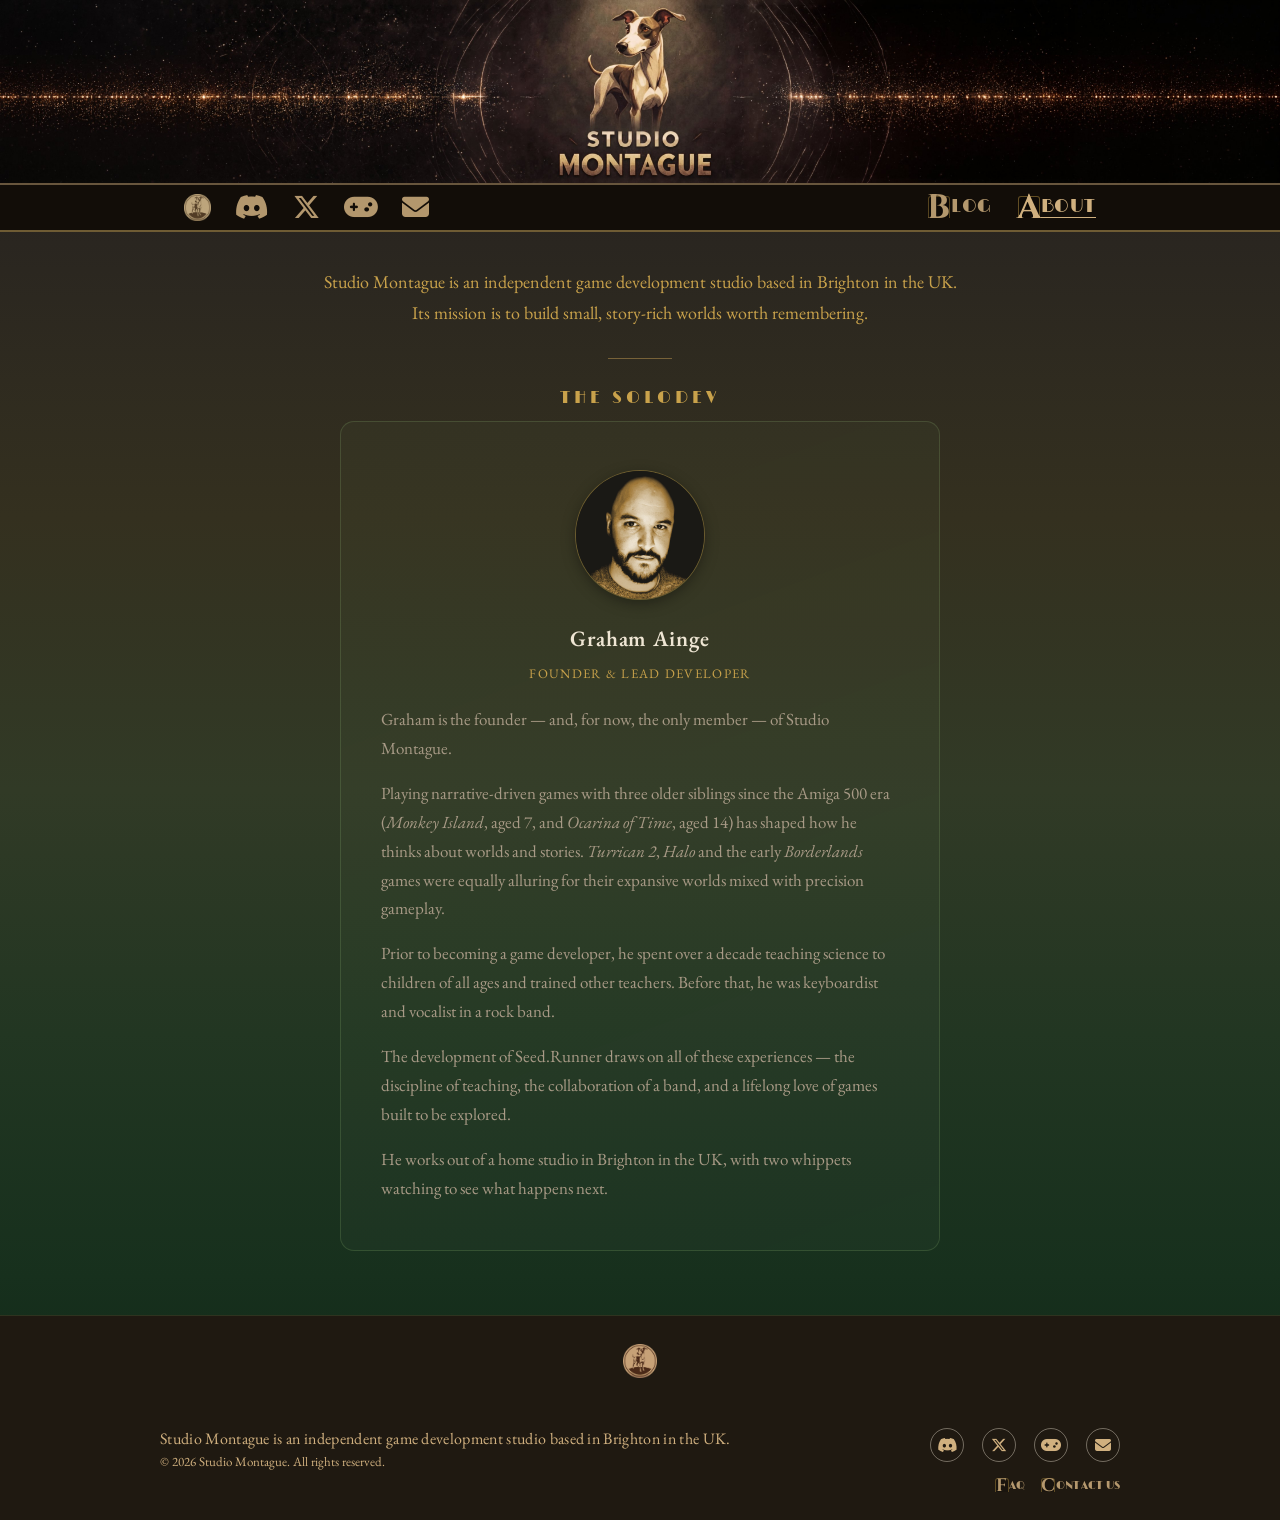
<file: about.html>
<!DOCTYPE html>
<html lang="en">
<head>
<meta charset="UTF-8">
<meta name="viewport" content="width=device-width, initial-scale=1.0">
<title>About — Studio Montague</title>
<meta name="description" content="Studio Montague is an independent game development studio in Brighton in the UK, currently in production on Seed.Runner.">
<link rel="icon" href="assets/sm-logo.jpg">
<link rel="preconnect" href="https://fonts.googleapis.com">
<link rel="preconnect" href="https://fonts.gstatic.com" crossorigin>
<link href="https://fonts.googleapis.com/css2?family=Cinzel:wght@500;700&family=Limelight&family=EB+Garamond:ital,wght@0,400;0,500;1,400;1,500;1,600&family=Orbitron:wght@600;700;800&display=swap" rel="stylesheet">
<link rel="stylesheet" href="https://cdnjs.cloudflare.com/ajax/libs/font-awesome/6.5.1/css/all.min.css">
<link rel="stylesheet" href="assets/site.css">
<script data-goatcounter="https://studiomontague.goatcounter.com/count" async src="//gc.zgo.at/count.js"></script>
<style>
  .rule{
    width:64px;
    height:1px;
    background:#a9884a;
    margin:clamp(16px, 2.4vw, 26px) auto 16px;
    opacity:0.6;
  }

  /* about page */
  .about-intro{
    max-width:640px;
    margin:0 auto;
  }
  .about-intro p{
    font-size:18px;
    color:#c9a24b;
    margin:0 0 8px;
  }
  .section-label{
    font-family:'Limelight', serif;
    font-weight:400;
    font-size:17px;
    letter-spacing:0.24em;
    text-transform:uppercase;
    color:#c9a24b;
    margin:clamp(6px, 1.2vw, 13px) 0 13px;
  }
  .team-card{
    max-width:600px;
    margin:0 auto;
    background:linear-gradient(160deg, rgba(122,166,96,0.05), rgba(255,255,255,0.02));
    border:1px solid rgba(139,178,110,0.22);
    border-radius:14px;
    padding:clamp(36px, 6vw, 48px) clamp(24px, 5vw, 40px);
    text-align:center;
  }
  .avatar-circle{
    width:130px;
    height:130px;
    border-radius:50%;
    border:1px solid rgba(201,162,75,0.4);
    background:rgba(0,0,0,0.18);
    overflow:hidden;
    margin:0 auto 20px;
    box-shadow:0 4px 14px rgba(0,0,0,0.35);
  }
  .avatar-circle img{
    width:100%;
    height:100%;
    object-fit:cover;
    display:block;
  }
  .team-card p.team-name{
    font-family:'EB Garamond', serif;
    font-weight:600;
    font-size:22px;
    letter-spacing:0.03em;
    color:var(--cream);
    margin:0 0 6px;
  }
  .team-card p.team-role{
    font-size:13px;
    letter-spacing:0.1em;
    text-transform:uppercase;
    color:#c9a24b;
    margin:0 0 20px;
  }
  .team-card p{
    font-size:17px;
    line-height:1.7;
    color:#a89a86;
    text-align:left;
    margin:0 0 16px;
  }
  .team-card p:last-child{
    margin-bottom:0;
  }

  /* minimal entrance + hover animation stack (fadeUp keyframe lives in site.css) */
  @keyframes drawRule{
    from{ opacity:0; transform:scaleX(0); }
    to{ opacity:0.6; transform:scaleX(1); }
  }
  .about-intro p,
  .section-label,
  .team-card{
    animation:fadeUp 0.7s cubic-bezier(.16,.84,.44,1) both;
  }
  .about-intro p:nth-of-type(1){ animation-delay:0.05s; }
  .about-intro p:nth-of-type(2){ animation-delay:0.16s; }
  .rule{
    opacity:0;
    transform-origin:center;
    animation:drawRule 0.6s cubic-bezier(.16,.84,.44,1) 0.28s both;
  }
  .section-label{ animation-delay:0.42s; }
  .team-card{ animation-delay:0.54s; }
  .avatar-circle{
    opacity:0;
    animation:fadeUp 0.6s cubic-bezier(.16,.84,.44,1) 0.68s both;
    transition:transform .3s ease, border-color .3s ease;
  }
  .avatar-circle:hover{
    transform:scale(1.04);
    border-color:rgba(201,162,75,0.75);
  }
  .team-card{
    transition:transform .35s ease, box-shadow .35s ease, border-color .35s ease;
  }
  .team-card:hover{
    transform:translateY(-4px);
    box-shadow:0 16px 34px rgba(0,0,0,0.32);
    border-color:rgba(139,178,110,0.4);
  }
  /* wrapper carries the scroll parallax offset, kept separate from .team-card
     itself so it never competes with that element's own entrance/hover transforms */
  .team-card-parallax{
    transform:translateY(var(--parallax-y, 0px));
    transition:transform .1s linear;
  }
  @media (prefers-reduced-motion: reduce){
    .about-intro p,
    .rule,
    .section-label,
    .team-card,
    .avatar-circle{
      animation:none !important;
      opacity:1 !important;
      transform:none !important;
    }
    .team-card,
    .avatar-circle,
    .team-card-parallax{
      transition:none !important;
    }
    .team-card-parallax{ transform:none !important; }
  }

  /* mobile */
  @media (max-width:640px){
    .about-intro p{ font-size:16px; }
    .section-label{ font-size:15px; letter-spacing:0.18em; }
    .team-card{ padding:28px 20px; }
    .avatar-circle{ width:110px; height:110px; }
    .team-card-parallax{ transform:none !important; transition:none !important; }
  }
</style>
</head>
<body>

  <nav class="topnav">
    <a href="index.html" aria-label="Studio Montague — Home" title="Studio Montague — Home" class="topnav-link">
      <img src="assets/sm-banner.jpg" alt="Studio Montague" class="topnav-img">
    </a>
  </nav>

  <div class="topnav-links-bar">
    <div class="topnav-links-inner">
      <div class="icon-row icon-row-top">
        <a href="index.html" aria-label="Studio Montague — Home" title="Studio Montague — Home" class="nav-home-icon"><img src="assets/sm-icon-tan.png" alt=""></a>
        <a href="https://discord.gg/PEheUnBYg" target="_blank" rel="noopener" aria-label="Discord" title="Discord"><i class="fa-brands fa-discord"></i></a>
        <a href="https://x.com/StudioMontague" target="_blank" rel="noopener" aria-label="X / Twitter" title="X / Twitter"><i class="fa-brands fa-x-twitter"></i></a>
        <a href="https://www.indiedb.com/company/studio-montague" target="_blank" rel="noopener" aria-label="IndieDB" title="IndieDB"><i class="fa-solid fa-gamepad"></i></a>
        <a href="mailto:contact@studiomontague.dev" aria-label="Email" title="Email"><i class="fa-solid fa-envelope"></i></a>
        <button type="button" class="mobile-menu-toggle" aria-label="Menu" title="Menu" aria-expanded="false" aria-controls="mobile-menu"><span></span><span></span><span></span></button>
      </div>
      <div class="nav-links">
        <a href="blog/"><span class="drop-cap">B</span><span class="link-text">log</span></a>
        <a href="about.html" class="active"><span class="drop-cap">A</span><span class="link-text">bout</span></a>
      </div>
      <div class="mobile-menu" id="mobile-menu">
        <a href="blog/"><span class="drop-cap">B</span><span class="link-text">log</span></a>
        <a href="about.html" class="active"><span class="drop-cap">A</span><span class="link-text">bout</span></a>
      </div>
    </div>
  </div>

  <script>
    document.querySelectorAll('.mobile-menu-toggle').forEach(function(btn){
      btn.addEventListener('click', function(){
        var menu = document.getElementById(btn.getAttribute('aria-controls'));
        if(!menu) return;
        var isOpen = menu.classList.toggle('open');
        btn.setAttribute('aria-expanded', isOpen ? 'true' : 'false');
      });
    });
    // release the nav entrance animation once it finishes, so the animation-origin
    // opacity it pins doesn't outrank the normal hover-dim/brighten rules forever
    document.querySelectorAll('.icon-row-top > a, .icon-row-top > .mobile-menu-toggle, .nav-links > a').forEach(function(el){
      el.addEventListener('animationend', function(){
        el.style.animation = 'none';
      }, { once:true });
    });
  </script>

  <script>
    // subtle scroll parallax on the team card — desktop only, respects reduced-motion
    (function(){
      var el = document.querySelector('.team-card-parallax');
      if(!el) return;
      var reduceMotion = window.matchMedia('(prefers-reduced-motion: reduce)').matches;
      if(reduceMotion) return;
      var ticking = false;
      function update(){
        ticking = false;
        if(window.innerWidth <= 640){
          el.style.setProperty('--parallax-y', '0px');
          return;
        }
        var rect = el.getBoundingClientRect();
        var vh = window.innerHeight || document.documentElement.clientHeight;
        var elCenter = rect.top + rect.height / 2;
        var offset = (vh / 2 - elCenter) * 0.04;
        var max = 16;
        if(offset > max) offset = max;
        if(offset < -max) offset = -max;
        el.style.setProperty('--parallax-y', offset.toFixed(2) + 'px');
      }
      function onScroll(){
        if(!ticking){
          window.requestAnimationFrame(update);
          ticking = true;
        }
      }
      update();
      window.addEventListener('scroll', onScroll, { passive:true });
      window.addEventListener('resize', onScroll);
    })();
  </script>

  <div class="wrap">
    <div class="about-intro">
      <p>Studio Montague is an independent game development studio based in Brighton in the UK.</p>
      <p>Its mission is to build small, story-rich worlds worth remembering.</p>
    </div>

    <div class="rule"></div>

    <p class="section-label">The Solodev</p>

    <div class="team-card-parallax">
      <div class="team-card">
        <div class="avatar-circle"><img src="assets/graham-avatar.jpg" alt="Graham Ainge"></div>
        <p class="team-name" style="text-align:center;">Graham Ainge</p>
        <p class="team-role" style="text-align:center;">Founder &amp; Lead Developer</p>
        <p>Graham is the founder — and, for now, the only member — of Studio Montague.</p>
        <p>Playing narrative-driven games with three older siblings since the Amiga 500 era (<em>Monkey Island</em>, aged 7, and <em>Ocarina of Time</em>, aged 14) has shaped how he thinks about worlds and stories. <em>Turrican 2</em>, <em>Halo</em> and the early <em>Borderlands</em> games were equally alluring for their expansive worlds mixed with precision gameplay.</p>
        <p>Prior to becoming a game developer, he spent over a decade teaching science to children of all ages and trained other teachers. Before that, he was keyboardist and vocalist in a rock band.</p>
        <p>The development of Seed.Runner draws on all of these experiences — the discipline of teaching, the collaboration of a band, and a lifelong love of games built to be explored.</p>
        <p>He works out of a home studio in Brighton in the UK, with two whippets watching to see what happens next.</p>
      </div>
    </div>
  </div>

  <footer>
    <a href="index.html" aria-label="Studio Montague — Home" title="Studio Montague — Home" class="footer-badge-link"><img src="assets/sm-icon.png" alt="" class="footer-badge-icon"></a>
    <p class="footer-motto"><span id="footer-motto-text"></span><span class="type-cursor" id="footer-motto-cursor"></span></p>
    <div class="footer-grid">
      <div class="footer-col-left">
        <p class="tagline">Studio Montague is an independent game development studio based in Brighton in the UK.</p>
        <p class="footer-copyright">&copy; 2026 Studio Montague. All rights reserved.</p>
      </div>
      <div class="footer-col-right">
        <div class="icon-row icon-row-footer">
          <a href="https://discord.gg/PEheUnBYg" target="_blank" rel="noopener" aria-label="Discord" title="Discord"><i class="fa-brands fa-discord"></i></a>
          <a href="https://x.com/StudioMontague" target="_blank" rel="noopener" aria-label="X / Twitter" title="X / Twitter"><i class="fa-brands fa-x-twitter"></i></a>
          <a href="https://www.indiedb.com/company/studio-montague" target="_blank" rel="noopener" aria-label="IndieDB" title="IndieDB"><i class="fa-solid fa-gamepad"></i></a>
          <a href="mailto:contact@studiomontague.dev" aria-label="Email" title="Email"><i class="fa-solid fa-envelope"></i></a>
        </div>
        <div class="footer-links">
          <a href="#"><span class="drop-cap">F</span><span class="link-text">AQ</span></a>
          <a href="#"><span class="drop-cap">C</span><span class="link-text">ontact Us</span></a>
        </div>
      </div>
    </div>
  </footer>

  <script src="assets/site.js"></script>
</body>
</html>
</file>
<file: assets/site.css>
/* Studio Montague — shared site styles (nav, footer, base layout)
   Page-specific styles (hero, about, blog listing, single post) live in
   each page's own <style> block. Keep this file to things every page uses. */

:root{
  --cream:#efe6d4;
}
*{box-sizing:border-box;}
html,body{margin:0;padding:0;overflow-x:hidden;}
body{
  background:linear-gradient(
    to bottom,
    #1b1916 0%,
    #2a2620 16%,
    #34301f 34%,
    #313a26 52%,
    #223622 68%,
    #17301d 84%,
    #0e2415 100%
  );
  color:var(--cream);
  font-family:'EB Garamond', Georgia, serif;
  min-height:100vh;
  display:flex;
  flex-direction:column;
  align-items:center;
}

/* top nav */
.topnav{
  width:100%;
  background-color:#1f1911;
  box-sizing:border-box;
  padding:0;
  line-height:0;
}
.topnav-link{
  display:block;
  width:100%;
}
.topnav-img{
  display:block;
  width:100%;
  /* matches sm-banner.jpg's own 4485/640 (~7:1) aspect ratio, so the box's proportions
     track the artwork's instead of capping at a fixed height — on ultrawide windows a
     fixed cap made the box far wider than the source image, cropping the logo/text out
     the top and bottom. min-height keeps the banner from getting too short on mobile. */
  aspect-ratio:4485 / 640;
  min-height:160px;
  object-fit:cover;
  object-position:center center;
  animation:topnavFadeIn 2.8s ease both;
}
@keyframes topnavFadeIn{
  from{ opacity:0; }
  to{ opacity:1; }
}
.topnav-links-bar{
  width:100%;
  background-color:#120d08;
  /* tan on top, gold on the bottom edge — same two tones used for the footer text
     (#d0b07f) and the gold accents elsewhere (#e0bd6a, e.g. .tone-gold) */
  border-top:2px solid rgba(208,176,127,0.45);
  border-bottom:2px solid rgba(224,189,106,0.45);
  box-sizing:border-box;
}
@media (prefers-reduced-motion: reduce){
  .topnav-img,
  .icon-row.icon-row-top > a,
  .icon-row.icon-row-top > .mobile-menu-toggle,
  .nav-links > a{
    animation:none !important; opacity:1 !important; transform:none !important;
  }
}
.topnav-links-inner{
  width:100%;
  max-width:960px;
  margin:0 auto;
  padding:9px 24px;
  box-sizing:border-box;
  display:flex;
  flex-wrap:wrap;
  align-items:center;
  justify-content:space-between;
  gap:14px;
}
.nav-links{
  display:flex;
  flex-wrap:wrap;
  justify-content:flex-end;
  align-items:center;
  gap:26px;
}
.nav-links > a{
  animation:navLinksSlideInRight 0.65s cubic-bezier(.16,.84,.44,1) both;
}
.nav-links > a:nth-child(1){ animation-delay:0.42s; }
.nav-links > a:nth-child(2){ animation-delay:0.18s; }
@keyframes navLinksSlideInRight{
  0%{ opacity:0; transform:translateX(160px); }
  55%{ opacity:0.85; }
  100%{ opacity:0.85; transform:translateX(0); }
}
.nav-links a{
  display:inline-flex;
  align-items:center;
  color:#d0b07f;
  font-family:'Limelight', serif;
  font-weight:400;
  font-size:18px;
  line-height:1;
  letter-spacing:0.03em;
  text-transform:uppercase;
  text-decoration:none;
  opacity:0.85;
  transition:opacity .2s ease, color .2s ease;
}
.nav-links a .drop-cap{
  display:inline-flex;
  align-items:center;
  justify-content:center;
  overflow:visible;
  width:22px;
  height:22px;
  margin-right:0.03em;
  border:1px solid rgba(201,162,75,0.45);
  border-bottom:none;
  border-radius:3px 3px 0 0;
  background:rgba(0,0,0,0.2);
  color:#d0b07f;
  font-family:'Cinzel', serif;
  font-weight:700;
  font-size:34px;
  line-height:1;
  text-decoration:none;
  vertical-align:middle;
  transition:border-color .2s ease, color .2s ease, background .2s ease;
}
.nav-links a:hover .drop-cap{
  color:var(--cream);
  border-color:#c9a24b;
  background:rgba(201,162,75,0.1);
}
.nav-links a.active{
  opacity:1;
}
.nav-links a:hover{
  opacity:1;
  color:var(--cream);
}
.nav-links a:hover .link-text,
.nav-links a.active .link-text{
  text-decoration:underline;
  text-underline-offset:5px;
}
.mobile-menu-toggle{
  display:none;
  flex-direction:column;
  justify-content:center;
  gap:5px;
  width:34px;
  height:34px;
  padding:0;
  background:none;
  border:none;
  cursor:pointer;
  /* matches the icon anchors' own resting opacity — without this, the entrance
     animation's fill-mode:both held it at 0.85 during/just after animating, then it
     jumped to a default 1.0 the instant JS released the animation, reading as a
     visible colour/brightness switch right after it settled into position */
  opacity:0.85;
  transition:opacity .2s ease;
}
.mobile-menu-toggle:hover{ opacity:1; }
.mobile-menu-toggle span{
  display:block;
  width:100%;
  height:2px;
  background:#d0b07f;
  border-radius:1px;
  transition:background .2s ease;
}
.mobile-menu-toggle:hover span{ background:var(--cream); }
.mobile-menu{
  display:none;
  flex-direction:column;
  align-items:center;
  gap:12px;
  width:100%;
  padding-top:14px;
  margin-top:2px;
  border-top:1px solid rgba(201,162,75,0.14);
}
.mobile-menu.open{ display:flex; }
.mobile-menu a{
  color:#d0b07f;
  font-family:'Limelight', serif;
  font-size:16px;
  letter-spacing:0.03em;
  text-transform:uppercase;
  text-decoration:none;
  opacity:0.85;
}
.mobile-menu a:hover, .mobile-menu a.active{ opacity:1; color:var(--cream); }
.mobile-menu a:hover .link-text, .mobile-menu a.active .link-text{ text-decoration:underline; text-underline-offset:4px; }
.footer-links{
  display:flex;
  justify-content:flex-end;
  gap:16px;
  margin:12px 0 0;
}
.footer-links a{
  display:inline-flex;
  align-items:center;
  color:#d0b07f;
  font-family:'Limelight', serif;
  font-weight:400;
  font-size:11px;
  letter-spacing:0.02em;
  text-transform:uppercase;
  text-decoration:none;
  opacity:0.85;
}
.footer-links a .drop-cap{
  display:inline-flex;
  align-items:center;
  justify-content:center;
  overflow:visible;
  width:14px;
  height:14px;
  margin-right:0.03em;
  border:1px solid rgba(201,162,75,0.45);
  border-bottom:none;
  border-radius:3px 3px 0 0;
  background:rgba(0,0,0,0.2);
  color:#d0b07f;
  font-family:'Cinzel', serif;
  font-weight:700;
  font-size:18px;
  line-height:1;
  text-decoration:none;
  vertical-align:middle;
  transition:border-color .2s ease, color .2s ease, background .2s ease;
}
.footer-links a:hover{
  opacity:1;
  color:var(--cream);
}
.footer-links a:hover .drop-cap{
  color:var(--cream);
  border-color:#c9a24b;
  background:rgba(201,162,75,0.1);
}
.footer-links a.active{
  opacity:1;
}
.footer-links a:hover .link-text,
.footer-links a.active .link-text{
  text-decoration:underline;
  text-underline-offset:3px;
}
.icon-row{ display:flex; flex-wrap:wrap; justify-content:flex-end; gap:18px; }
.icon-row a{
  color:#c9a24b;
  font-size:16px;
  width:34px; height:34px;
  border:1px solid rgba(201,162,75,0.35);
  border-radius:50%;
  display:flex; align-items:center; justify-content:center;
  text-decoration:none;
  transition:border-color .2s ease, color .2s ease, background .2s ease;
}
.icon-row a:hover{
  border-color:#c9a24b;
  background:rgba(201,162,75,0.08);
}
.icon-row.icon-row-top{ gap:24px; }
.icon-row.icon-row-top > a{
  animation:iconsSlideInLeft 0.65s cubic-bezier(.16,.84,.44,1) both;
}
/* five stops now (home icon leads the row) at the same 0.12s cadence as before */
.icon-row.icon-row-top > a:nth-child(1){ animation-delay:0.06s; }
.icon-row.icon-row-top > a:nth-child(2){ animation-delay:0.18s; }
.icon-row.icon-row-top > a:nth-child(3){ animation-delay:0.3s; }
.icon-row.icon-row-top > a:nth-child(4){ animation-delay:0.42s; }
.icon-row.icon-row-top > a:nth-child(5){ animation-delay:0.54s; }
/* .mobile-menu-toggle doesn't get this animation applied generally — it's display:none
   until the mobile breakpoint, and a CSS animation replays from scratch the moment a
   display:none element becomes visible, which caused it to visibly "stick" off-screen
   while the window was being narrowed past 640px and only resolve once resizing stopped.
   site.js adds .entrance-animate to it, once, only if the page loads already at mobile
   width — so it still slides in alongside the icons on a fresh mobile load, without
   risking that resize-triggered replay glitch. */
.mobile-menu-toggle.entrance-animate{
  animation:iconsSlideInLeft 0.65s cubic-bezier(.16,.84,.44,1) 0.66s both;
}
@keyframes iconsSlideInLeft{
  0%{ opacity:0; transform:translateX(-160px); }
  55%{ opacity:0.85; }
  100%{ opacity:0.85; transform:translateX(0); }
}
.icon-row.icon-row-top a{
  width:auto;
  height:auto;
  border:none;
  border-radius:0;
  color:#d0b07f;
  opacity:0.85;
  font-size:27px;
  line-height:1;
  transition:opacity .2s ease, color .2s ease;
}
.icon-row.icon-row-top a:hover{
  border:none;
  background:none;
  opacity:1;
  color:var(--cream);
}
/* homepage-link icon (studio mascot mark) — sits before Discord in the top icon row.
   It's an <img>, not a font glyph, so it can't pick up color:currentColor like its FA
   siblings; opacity/entrance-animation still come from the shared .icon-row-top a
   rules above since it's a plain <a> child. The hover treatment below is the same
   cream drop-shadow "glow" used on the footer mark (.footer-badge-icon) — kept
   identical between the two so both studio-mark icons match each other, not just
   their own row's neighbours. */
.icon-row.icon-row-top a.nav-home-icon img{
  display:block;
  width:27px;
  height:27px;
  transition:filter .2s ease;
}
.icon-row.icon-row-top a.nav-home-icon:hover img{
  filter:drop-shadow(0 0 5px rgba(239,230,212,0.85)) brightness(1.15);
}
.icon-row.icon-row-footer a{
  color:#d0b07f;
  border-color:rgba(239,230,212,0.4);
}
.icon-row.icon-row-footer a:hover{
  border-color:#f5ecd8;
  color:#f5ecd8;
  background:rgba(201,162,75,0.08);
}

.wrap{
  max-width:960px;
  width:100%;
  /* top value matches the gap the "In active pre-production" badge uses on the
     homepage — tight and consistent whether or not the mobile hamburger dropdown
     is open, since .wrap's own padding doesn't depend on the topnav bar's height.
     This is now the sitewide default; don't override it per-page. */
  padding:clamp(22px, 4vw, 38px) 24px clamp(40px, 6vw, 64px);
  text-align:center;
  flex:1;
  display:flex;
  flex-direction:column;
}
.tagline{
  color:#d0b07f;
  font-size:16px;
  margin:0 0 40px;
  letter-spacing:0.02em;
}

footer{
  width:100%;
  padding:28px 24px;
  font-size:13px;
  color:#6b8a63;
  border-top:1px solid rgba(126,184,108,0.16);
  background:#1f1911;
}
footer p{ font-size:13px; margin:0; color:#d0b07f; }
footer a{color:#d0b07f; text-decoration:none;}

/* studio mark, sits above the motto — same footprint as the footer icon-row buttons
   (34px), keeps the footer's existing top padding as the gap up to the border, and
   pushes the motto (and everything below it) down by its own height + margin.
   Wrapped in a link (homepage), matching the same mark in the top nav — including
   the exact same cream drop-shadow "glow" hover treatment, so both studio-mark
   icons (this one and the nav one) are uniform with each other. */
.footer-badge-link{
  display:block;
  width:34px;
  margin:0 auto 14px;
}
.footer-badge-icon{
  display:block;
  width:34px;
  height:34px;
  opacity:0.92;
  transition:opacity .2s ease, filter .2s ease;
}
.footer-badge-link:hover .footer-badge-icon{
  opacity:1;
  filter:drop-shadow(0 0 5px rgba(239,230,212,0.85)) brightness(1.15);
}

/* company motto — sits on every page, same as the banner does */
.footer-motto{
  font-family:'Courier New', Courier, monospace;
  font-size:14px;
  letter-spacing:normal;
  color:#d0b07f;
  text-align:center;
  opacity:0.9;
  max-width:960px;
  margin:0 auto 18px;
}
.footer-motto .type-cursor{
  background:#e0bd6a;
}
.type-cursor{
  display:inline-block;
  position:relative;
  top:4px;
  width:2px;
  height:1em;
  background:#7fae6f;
  /* was 2px — that small gap read as a stray space after punctuation like the comma
     in "world,", especially noticeable during a held pause. Sits flush now. */
  margin-left:0;
  vertical-align:baseline;
  opacity:0;
}
.type-cursor.blinking{
  animation:cursorBlink 1.125s step-end infinite;
}
@keyframes cursorBlink{
  0%, 49%{ opacity:1; }
  50%, 100%{ opacity:0; }
}
@media (prefers-reduced-motion: reduce){
  .type-cursor.blinking{
    animation:none !important;
    opacity:1 !important;
  }
}
.footer-grid{
  max-width:960px;
  margin:0 auto;
  display:flex;
  justify-content:space-between;
  align-items:flex-start;
  flex-wrap:wrap;
  gap:16px 24px;
}
.footer-col-left{ flex:1 1 auto; text-align:left; }
.footer-col-left .tagline{ margin:0 0 4px; }
.footer-copyright{ margin:0; font-size:13px; }
.footer-col-right{
  flex:0 0 auto;
  display:flex;
  flex-direction:column;
  align-items:flex-end;
  gap:4px;
}
.icon-row.icon-row-footer{ margin:0; }

/* shared entrance animation — used on about.html and the blog pages */
@keyframes fadeUp{
  from{ opacity:0; transform:translateY(18px); }
  to{ opacity:1; transform:translateY(0); }
}

/* mobile: shared nav/footer behaviour */
@media (max-width:640px){
  .topnav-links-inner{ justify-content:center; padding:7px 16px; gap:10px 18px; }
  .icon-row.icon-row-top{ gap:16px; }
  .icon-row.icon-row-top a{ font-size:22px; }
  .icon-row.icon-row-top a.nav-home-icon img{ width:22px; height:22px; }
  .nav-links{ display:none; }
  .mobile-menu-toggle{ display:flex; }
  .wrap{ padding-left:16px; padding-right:16px; }
  .footer-grid{ flex-direction:column; align-items:center; text-align:center; gap:16px; }
  .footer-col-left{ text-align:center; }
  .footer-col-left .tagline{ text-align:center; }
  .footer-col-right{ align-items:center; }
}
</file>
